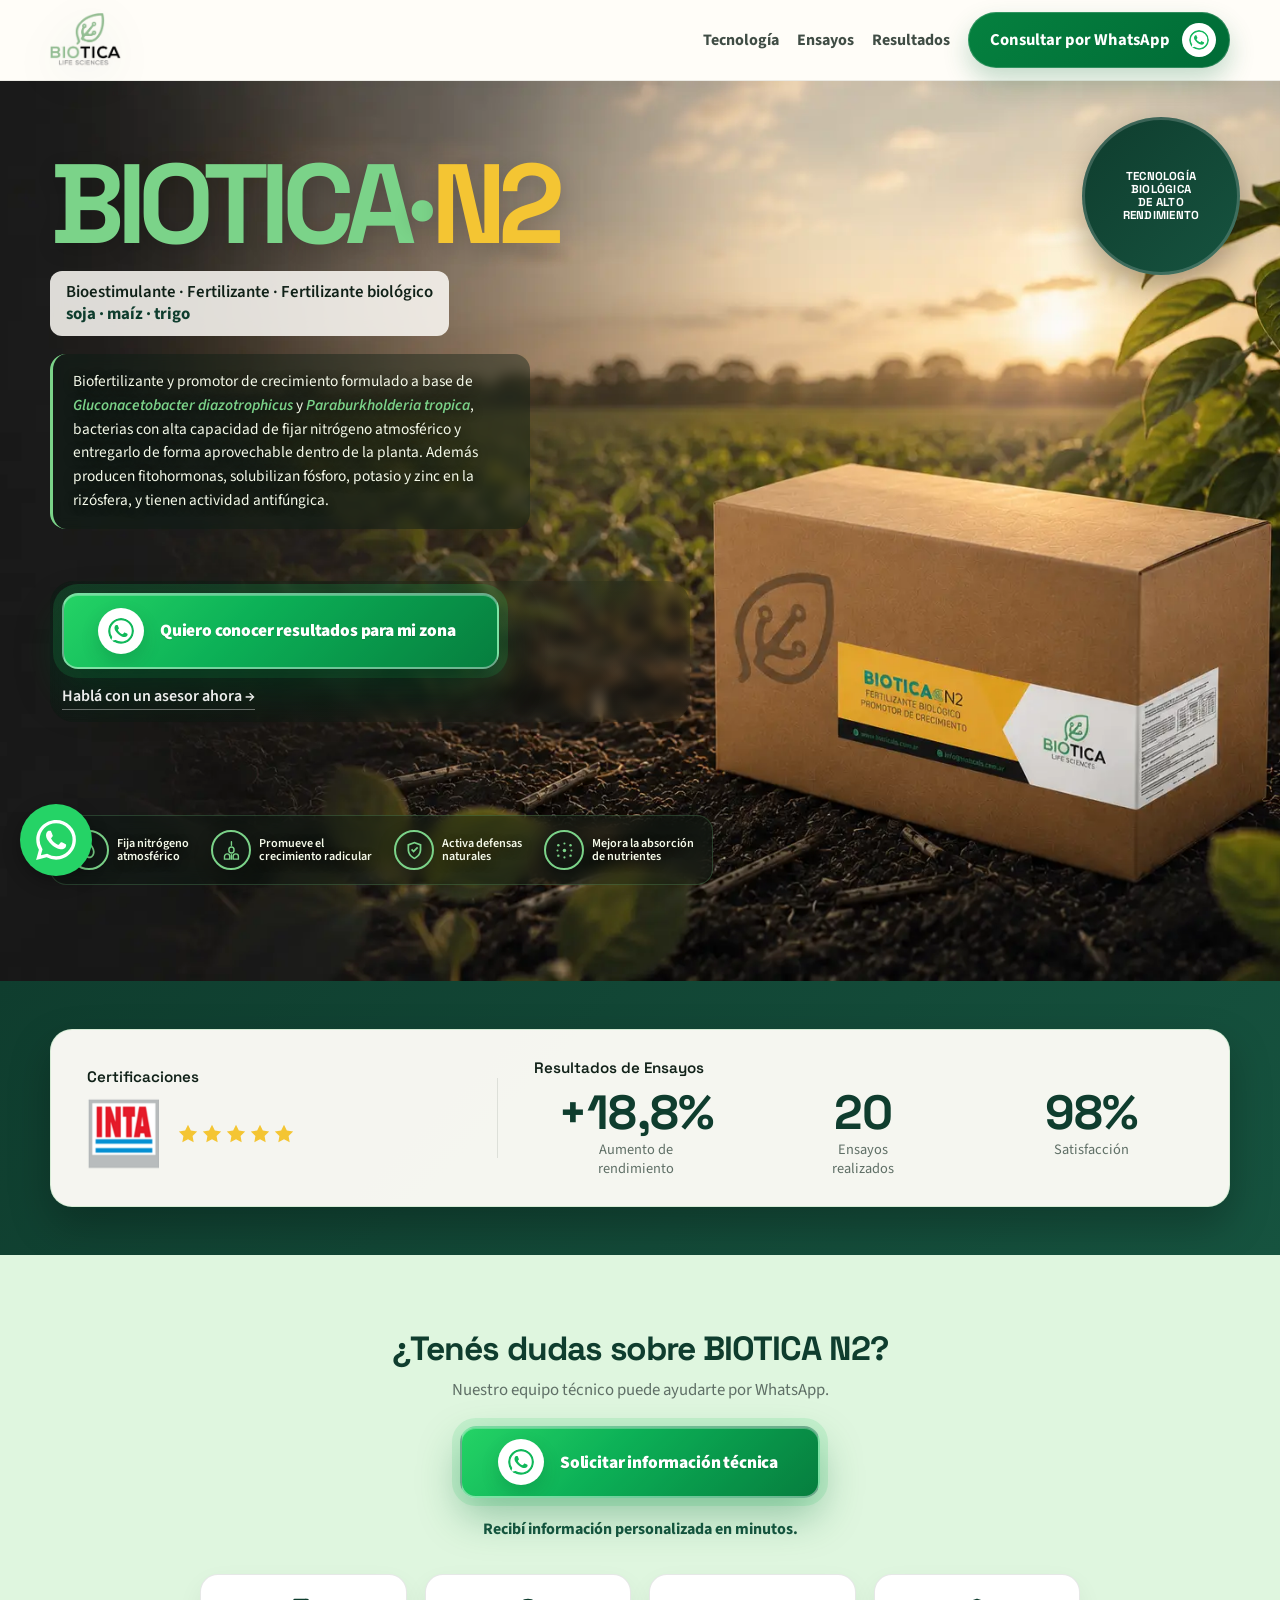
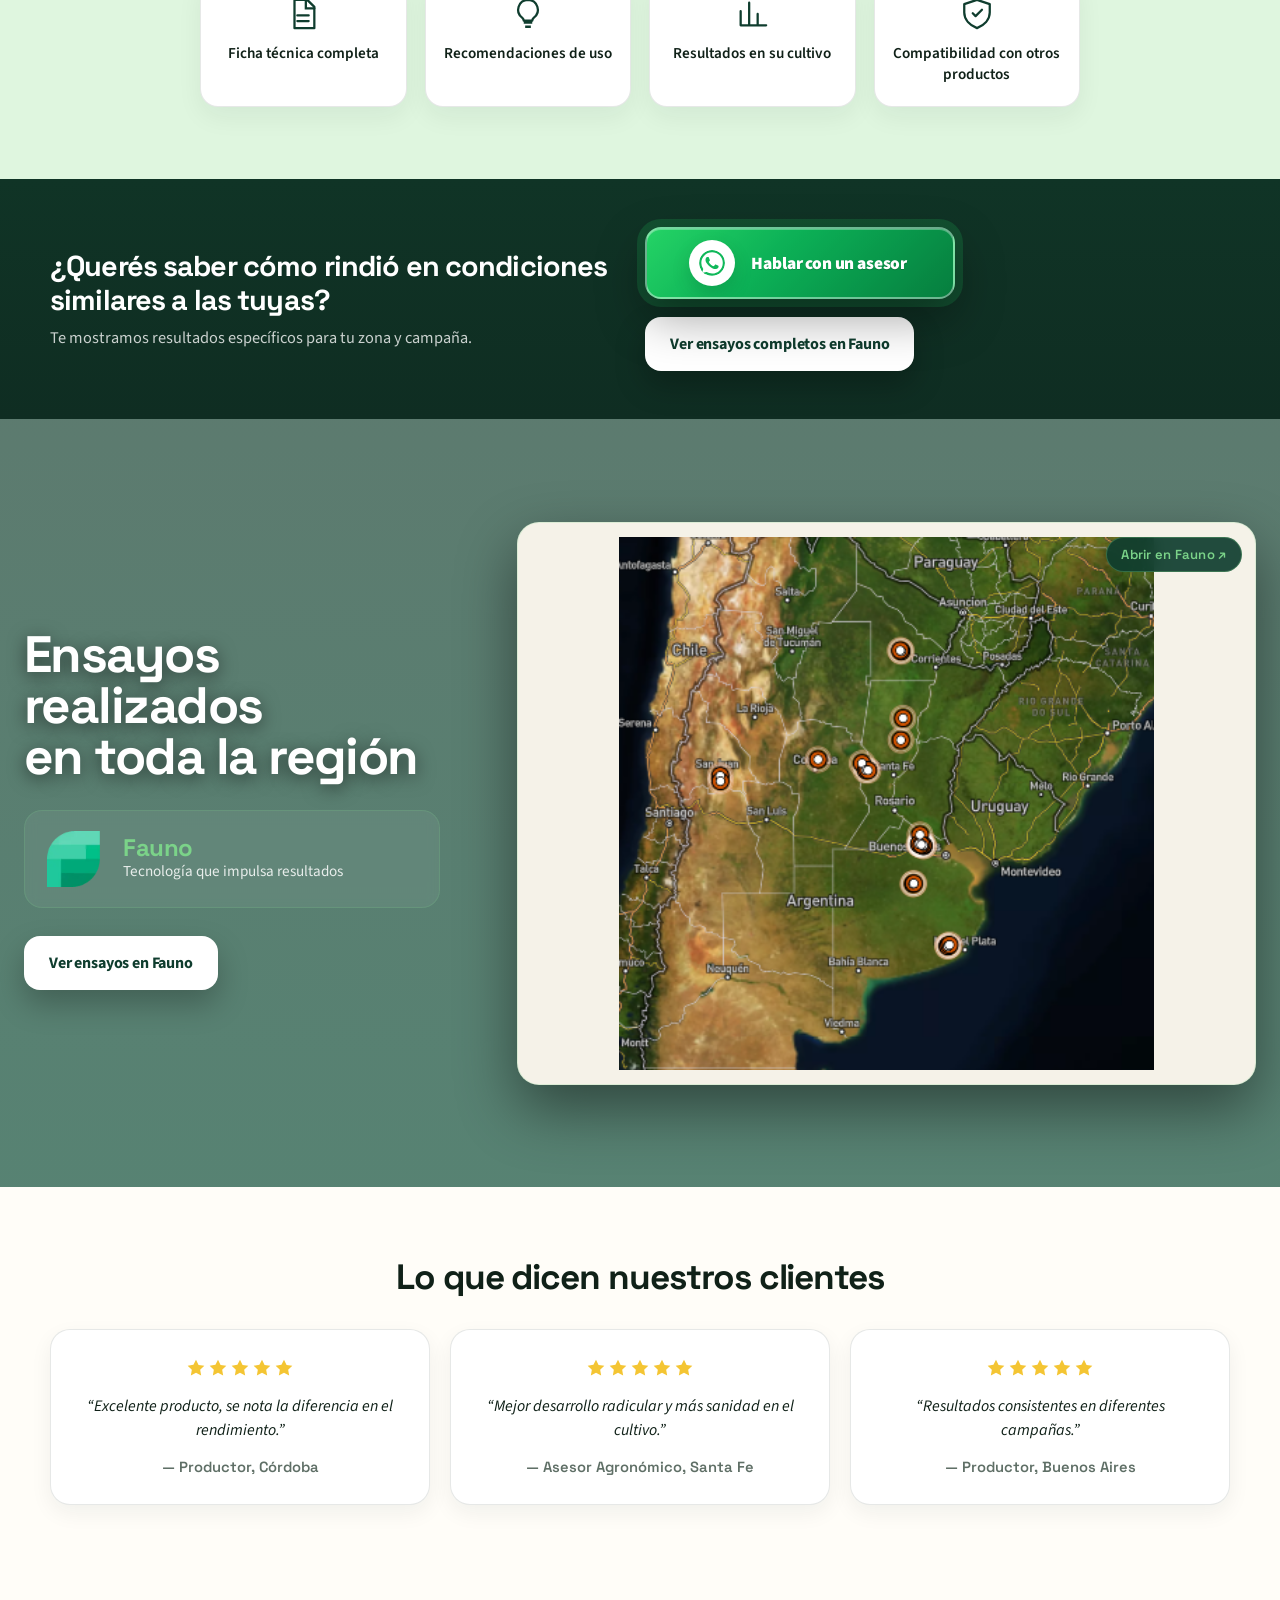
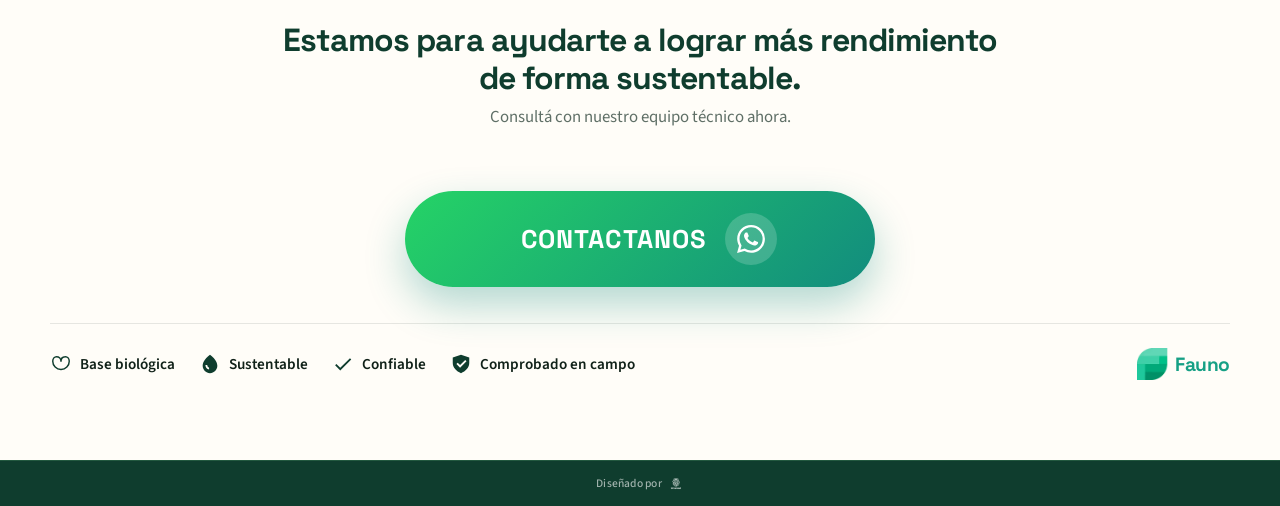
<file: index.html>
<!DOCTYPE html>
<html lang="es-AR">
<head>
  <meta charset="UTF-8" />
  <meta name="viewport" content="width=device-width, initial-scale=1, viewport-fit=cover" />
  <meta name="robots" content="index,follow" />
  <meta name="description" content="Biotica desarrolla bioinsumos para una agricultura sustentable. Conocé BIOTICA N2, su tecnología, formas de aplicación y cómo solicitar información según tu zona." />
  <meta name="theme-color" content="#0f3d2e" />
  <meta name="color-scheme" content="light" />
  <meta property="og:type" content="website" />
  <meta property="og:title" content="BIOTICA N2 | Biotica" />
  <meta property="og:description" content="Tecnología biológica basada en bacterias endófitas para mejorar la eficiencia de nitrógeno y el estado agronómico general de los cultivos." />
  <meta property="og:url" content="https://biotican2.com.ar/" />
  <meta property="og:site_name" content="Biotica" />
  <meta name="twitter:card" content="summary_large_image" />
  <title>BIOTICA N2 | Biotica</title>
  <link rel="canonical" href="https://biotican2.com.ar/" />
  <link rel="icon" href="BIOTICA.avif" type="image/avif" />
  <link rel="apple-touch-icon" href="BIOTICA.avif" />
  <link rel="preconnect" href="https://fonts.googleapis.com" />
  <link rel="preconnect" href="https://fonts.gstatic.com" crossorigin />
  <link href="https://fonts.googleapis.com/css2?family=Space+Grotesk:wght@500;700&family=Source+Sans+3:wght@400;600;700&display=swap" rel="stylesheet" />
  <link rel="stylesheet" href="assets/styles.css" />
  <script>
    window.BIOTICALS_TRACKING = {
      gtmId: "GTM-K7FF77QW",
      ga4Id: "G-HL3B2DJ2JB",
      googleAdsId: "",
      adsLeadLabel: "",
      whatsappNumber: "5491153358229"
    };
  </script>
  <script type="application/ld+json">
  {
    "@context": "https://schema.org",
    "@type": "Product",
    "name": "BIOTICA N2",
    "brand": { "@type": "Brand", "name": "Biotica" },
    "category": "Bioinsumo / Biofertilizante",
    "description": "Tecnología biológica basada en bacterias endófitas con capacidad de fijar nitrógeno atmosférico y mejorar el estado agronómico general de los cultivos.",
    "url": "https://biotican2.com.ar/",
    "manufacturer": { "@type": "Organization", "name": "Biotica", "url": "https://www.bioticals.com.ar/" }
  }
  </script>
</head>
<body>
  <header class="site-header">
    <div class="wrap topbar">
      <a class="brand" href="#top" aria-label="Biotica">
        <img class="brand-logo" src="BIOTICA.avif" alt="Biotica" />
      </a>
      <nav class="nav">
        <a href="#metricas">Tecnología</a>
        <a href="#ensayos-mapa">Ensayos</a>
        <a href="#resenas">Resultados</a>
        <a href="https://wa.me/5491153358229?text=Hola%20Biotica%2C%20quiero%20informaci%C3%B3n%20comercial%20de%20BIOTICA%20N2." class="nav-cta" target="_blank" rel="noopener" data-track-click="header_cta">
          <span>Consultar por WhatsApp</span>
          <svg class="nav-wa-ico" viewBox="0 0 24 24" aria-hidden="true">
            <path d="M17.472 14.382c-.297-.149-1.758-.867-2.03-.967-.273-.099-.471-.148-.67.15-.197.297-.767.966-.94 1.164-.173.199-.347.223-.644.075-.297-.15-1.255-.463-2.39-1.475-.883-.788-1.48-1.761-1.653-2.059-.173-.297-.018-.458.13-.606.134-.133.298-.347.446-.52.149-.174.198-.298.298-.497.099-.198.05-.371-.025-.52-.075-.149-.669-1.612-.916-2.207-.242-.579-.487-.5-.669-.51-.173-.008-.371-.01-.57-.01-.198 0-.52.074-.792.372-.272.297-1.04 1.016-1.04 2.479 0 1.462 1.065 2.875 1.213 3.074.149.198 2.096 3.2 5.077 4.487.709.306 1.262.489 1.694.625.712.227 1.36.195 1.871.118.571-.085 1.758-.719 2.006-1.413.248-.694.248-1.289.173-1.413-.074-.124-.272-.198-.57-.347m-5.421 7.403h-.004a9.87 9.87 0 01-5.031-1.378l-.361-.214-3.741.982.998-3.648-.235-.374a9.86 9.86 0 01-1.51-5.26c.001-5.45 4.436-9.884 9.888-9.884 2.64 0 5.122 1.03 6.988 2.898a9.825 9.825 0 012.893 6.994c-.003 5.45-4.437 9.884-9.885 9.884m8.413-18.297A11.815 11.815 0 0012.05 0C5.495 0 .16 5.335.157 11.892c0 2.096.547 4.142 1.588 5.945L.057 24l6.305-1.654a11.882 11.882 0 005.683 1.448h.005c6.554 0 11.89-5.335 11.893-11.893a11.821 11.821 0 00-3.48-8.413Z"/>
          </svg>
        </a>
      </nav>
    </div>
  </header>

  <main id="top">

    <!-- ── 1. HERO — Producto ── -->
    <section class="hero" aria-label="BIOTICA N2">
      <span class="hero-badge" aria-hidden="true">
        <span class="hero-badge-text">Tecnología<br/>biológica<br/>de alto<br/>rendimiento</span>
      </span>
      <div class="wrap hero-overlay">
        <div class="hero-intro">
          <h1 class="hero-title"><span>BIOTICA</span><i aria-hidden="true">·</i><strong>N2</strong></h1>
          <p class="hero-tagline">Bioestimulante · Fertilizante · Fertilizante biológico<br/><span>soja · maíz · trigo</span></p>
          <p class="hero-desc">Biofertilizante y promotor de crecimiento formulado a base de <em>Gluconacetobacter diazotrophicus</em> y <em>Paraburkholderia tropica</em>, bacterias con alta capacidad de fijar nitrógeno atmosférico y entregarlo de forma aprovechable dentro de la planta. Además producen fitohormonas, solubilizan fósforo, potasio y zinc en la rizósfera, y tienen actividad antifúngica.</p>
          <div class="hero-cta-group">
            <a class="button button-wa" href="https://wa.me/5491153358229?text=Hola%2C%20estoy%20interesado%20en%20BIOTICA%20N2%20y%20me%20gustar%C3%ADa%20conocer%20resultados%20orientados%20a%20mi%20zona." target="_blank" rel="noopener" data-track-click="hero_wa_cta">
              <svg class="wa-ico" viewBox="0 0 24 24" aria-hidden="true"><path d="M17.472 14.382c-.297-.149-1.758-.867-2.03-.967-.273-.099-.471-.148-.67.15-.197.297-.767.966-.94 1.164-.173.199-.347.223-.644.075-.297-.15-1.255-.463-2.39-1.475-.883-.788-1.48-1.761-1.653-2.059-.173-.297-.018-.458.13-.606.134-.133.298-.347.446-.52.149-.174.198-.298.298-.497.099-.198.05-.371-.025-.52-.075-.149-.669-1.612-.916-2.207-.242-.579-.487-.5-.669-.51-.173-.008-.371-.01-.57-.01-.198 0-.52.074-.792.372-.272.297-1.04 1.016-1.04 2.479 0 1.462 1.065 2.875 1.213 3.074.149.198 2.096 3.2 5.077 4.487.709.306 1.262.489 1.694.625.712.227 1.36.195 1.871.118.571-.085 1.758-.719 2.006-1.413.248-.694.248-1.289.173-1.413-.074-.124-.272-.198-.57-.347m-5.421 7.403h-.004a9.87 9.87 0 01-5.031-1.378l-.361-.214-3.741.982.998-3.648-.235-.374a9.86 9.86 0 01-1.51-5.26c.001-5.45 4.436-9.884 9.888-9.884 2.64 0 5.122 1.03 6.988 2.898a9.825 9.825 0 012.893 6.994c-.003 5.45-4.437 9.884-9.885 9.884m8.413-18.297A11.815 11.815 0 0012.05 0C5.495 0 .16 5.335.157 11.892c0 2.096.547 4.142 1.588 5.945L.057 24l6.305-1.654a11.882 11.882 0 005.683 1.448h.005c6.554 0 11.89-5.335 11.893-11.893a11.821 11.821 0 00-3.48-8.413Z"/></svg>
              Quiero conocer resultados para mi zona
            </a>
            <a class="hero-cta-secondary" href="https://wa.me/5491153358229?text=Hola%20Biotica%2C%20quiero%20hablar%20con%20un%20asesor%20sobre%20BIOTICA%20N2." target="_blank" rel="noopener" data-track-click="hero_asesor_cta">Hablá con un asesor ahora →</a>
          </div>
        </div>
        <div class="hero-value-list" aria-label="Beneficios principales de BIOTICA N2">
          <div class="hero-value-item">
            <span class="hero-value-icon" aria-hidden="true">
              <svg viewBox="0 0 24 24" role="img" focusable="false">
                <path d="M12 2C9 6 6 9.5 6 13.5 6 17.6 8.7 21 12 21s6-3.4 6-7.5C18 9.5 15 6 12 2Zm0 17c-2.2 0-4-2-4-5.5C8 11 9.4 8.6 12 5.4c2.6 3.2 4 5.6 4 8.1 0 3.5-1.8 5.5-4 5.5Z"/>
              </svg>
            </span>
            <span>Fija nitrógeno<br/>atmosférico</span>
          </div>
          <div class="hero-value-item">
            <span class="hero-value-icon" aria-hidden="true">
              <svg viewBox="0 0 24 24" role="img" focusable="false">
                <path d="M12 2v4M12 8c-2 0-3 1.5-3 3.5S10 15 12 15s3-1.5 3-3.5S14 8 12 8Zm-5 8c-1.6 0-3 1.4-3 3v3h6v-3c0-1.6-1.4-3-3-3Zm10 0c-1.6 0-3 1.4-3 3v3h6v-3c0-1.6-1.4-3-3-3Zm-5 1v5" stroke="currentColor" stroke-width="1.6" stroke-linecap="round" fill="none"/>
              </svg>
            </span>
            <span>Promueve el<br/>crecimiento radicular</span>
          </div>
          <div class="hero-value-item">
            <span class="hero-value-icon" aria-hidden="true">
              <svg viewBox="0 0 24 24" role="img" focusable="false">
                <path d="M12 2 4 5v6c0 5 3.4 9.4 8 11 4.6-1.6 8-6 8-11V5l-8-3Zm0 2.1 6 2.3v4.6c0 3.9-2.5 7.6-6 9-3.5-1.4-6-5.1-6-9V6.4l6-2.3Zm-1 10.5-3-3 1.4-1.4 1.6 1.6 4-4 1.4 1.4-5.4 5.4Z"/>
              </svg>
            </span>
            <span>Activa defensas<br/>naturales</span>
          </div>
          <div class="hero-value-item">
            <span class="hero-value-icon" aria-hidden="true">
              <svg viewBox="0 0 24 24" role="img" focusable="false">
                <circle cx="12" cy="12" r="2" fill="currentColor"/>
                <circle cx="5" cy="6" r="1.4" fill="currentColor"/>
                <circle cx="19" cy="6" r="1.4" fill="currentColor"/>
                <circle cx="5" cy="18" r="1.4" fill="currentColor"/>
                <circle cx="19" cy="18" r="1.4" fill="currentColor"/>
                <circle cx="12" cy="4" r="1.2" fill="currentColor"/>
                <circle cx="12" cy="20" r="1.2" fill="currentColor"/>
                <circle cx="4" cy="12" r="1.2" fill="currentColor"/>
                <circle cx="20" cy="12" r="1.2" fill="currentColor"/>
              </svg>
            </span>
            <span>Mejora la absorción<br/>de nutrientes</span>
          </div>
        </div>
      </div>
    </section>

    <!-- ── 2. TRUST BAND — Certificaciones + Resultados ── -->
    <section id="metricas" class="trust-band-section">
      <div class="wrap">
        <div class="trust-band">
          <div class="trust-cert">
            <span class="trust-label">Certificaciones</span>
            <div class="trust-cert-row">
              <img class="trust-logo-inta" src="inta_logo.png" alt="INTA" width="88" height="88" />
              <span class="trust-stars" aria-label="5 estrellas">
                <svg viewBox="0 0 24 24" aria-hidden="true"><path d="M12 2l3.09 6.26L22 9.27l-5 4.87 1.18 6.88L12 17.77 5.82 21l1.18-6.88-5-4.87 6.91-1.01L12 2z"/></svg>
                <svg viewBox="0 0 24 24" aria-hidden="true"><path d="M12 2l3.09 6.26L22 9.27l-5 4.87 1.18 6.88L12 17.77 5.82 21l1.18-6.88-5-4.87 6.91-1.01L12 2z"/></svg>
                <svg viewBox="0 0 24 24" aria-hidden="true"><path d="M12 2l3.09 6.26L22 9.27l-5 4.87 1.18 6.88L12 17.77 5.82 21l1.18-6.88-5-4.87 6.91-1.01L12 2z"/></svg>
                <svg viewBox="0 0 24 24" aria-hidden="true"><path d="M12 2l3.09 6.26L22 9.27l-5 4.87 1.18 6.88L12 17.77 5.82 21l1.18-6.88-5-4.87 6.91-1.01L12 2z"/></svg>
                <svg viewBox="0 0 24 24" aria-hidden="true"><path d="M12 2l3.09 6.26L22 9.27l-5 4.87 1.18 6.88L12 17.77 5.82 21l1.18-6.88-5-4.87 6.91-1.01L12 2z"/></svg>
              </span>
            </div>
          </div>
          <div class="trust-divider" aria-hidden="true"></div>
          <div class="trust-results">
            <span class="trust-label">Resultados de Ensayos</span>
            <div class="trust-stats">
              <div class="trust-stat">
                <strong class="trust-stat-num">+18,8%</strong>
                <span class="trust-stat-desc">Aumento de<br/>rendimiento</span>
              </div>
              <div class="trust-stat">
                <strong class="trust-stat-num">20</strong>
                <span class="trust-stat-desc">Ensayos<br/>realizados</span>
              </div>
              <div class="trust-stat">
                <strong class="trust-stat-num">98%</strong>
                <span class="trust-stat-desc">Satisfacción</span>
              </div>
            </div>
          </div>
        </div>
      </div>
    </section>

    <!-- ── 2b. DUDAS / SOLICITAR INFO TÉCNICA ── -->
    <section class="section dudas-section">
      <div class="wrap dudas-inner">
        <div class="dudas-head">
          <h2>¿Tenés dudas sobre BIOTICA N2?</h2>
          <p>Nuestro equipo técnico puede ayudarte por WhatsApp.</p>
        </div>
        <a class="button button-wa dudas-cta" href="https://wa.me/5491153358229?text=Hola%20Biotica%2C%20quiero%20informaci%C3%B3n%20t%C3%A9cnica%20de%20BIOTICA%20N2." target="_blank" rel="noopener" data-track-click="dudas_wa_cta">
          <svg class="wa-ico" viewBox="0 0 24 24" aria-hidden="true"><path d="M17.472 14.382c-.297-.149-1.758-.867-2.03-.967-.273-.099-.471-.148-.67.15-.197.297-.767.966-.94 1.164-.173.199-.347.223-.644.075-.297-.15-1.255-.463-2.39-1.475-.883-.788-1.48-1.761-1.653-2.059-.173-.297-.018-.458.13-.606.134-.133.298-.347.446-.52.149-.174.198-.298.298-.497.099-.198.05-.371-.025-.52-.075-.149-.669-1.612-.916-2.207-.242-.579-.487-.5-.669-.51-.173-.008-.371-.01-.57-.01-.198 0-.52.074-.792.372-.272.297-1.04 1.016-1.04 2.479 0 1.462 1.065 2.875 1.213 3.074.149.198 2.096 3.2 5.077 4.487.709.306 1.262.489 1.694.625.712.227 1.36.195 1.871.118.571-.085 1.758-.719 2.006-1.413.248-.694.248-1.289.173-1.413-.074-.124-.272-.198-.57-.347m-5.421 7.403h-.004a9.87 9.87 0 01-5.031-1.378l-.361-.214-3.741.982.998-3.648-.235-.374a9.86 9.86 0 01-1.51-5.26c.001-5.45 4.436-9.884 9.888-9.884 2.64 0 5.122 1.03 6.988 2.898a9.825 9.825 0 012.893 6.994c-.003 5.45-4.437 9.884-9.885 9.884m8.413-18.297A11.815 11.815 0 0012.05 0C5.495 0 .16 5.335.157 11.892c0 2.096.547 4.142 1.588 5.945L.057 24l6.305-1.654a11.882 11.882 0 005.683 1.448h.005c6.554 0 11.89-5.335 11.893-11.893a11.821 11.821 0 00-3.48-8.413Z"/></svg>
          Solicitar información técnica
        </a>
        <p class="dudas-foot">Recibí información personalizada en minutos.</p>
        <div class="dudas-grid">
          <div class="dudas-item">
            <svg viewBox="0 0 24 24" aria-hidden="true"><path d="M6 2h9l5 5v15a0 0 0 0 1 0 0H6a0 0 0 0 1 0 0V2Z" fill="none" stroke="currentColor" stroke-width="1.6" stroke-linejoin="round"/><path d="M14 2v6h6M8 13h8M8 17h8" fill="none" stroke="currentColor" stroke-width="1.6" stroke-linecap="round"/></svg>
            <span>Ficha técnica completa</span>
          </div>
          <div class="dudas-item">
            <svg viewBox="0 0 24 24" aria-hidden="true"><path d="M9 18h6M10 21h4M12 2a7 7 0 0 0-4 12.7c.6.5 1 1.2 1 2h6c0-.8.4-1.5 1-2A7 7 0 0 0 12 2Z" fill="none" stroke="currentColor" stroke-width="1.6" stroke-linejoin="round"/></svg>
            <span>Recomendaciones de uso</span>
          </div>
          <div class="dudas-item">
            <svg viewBox="0 0 24 24" aria-hidden="true"><path d="M4 20V10M10 20V4M16 20v-8M4 20h18" fill="none" stroke="currentColor" stroke-width="1.6" stroke-linecap="round" stroke-linejoin="round"/></svg>
            <span>Resultados en su cultivo</span>
          </div>
          <div class="dudas-item">
            <svg viewBox="0 0 24 24" aria-hidden="true"><path d="M9 11.5 11 13.5 15.5 9M12 2 3 5v6c0 5 4 9 9 11 5-2 9-6 9-11V5l-9-3Z" fill="none" stroke="currentColor" stroke-width="1.6" stroke-linecap="round" stroke-linejoin="round"/></svg>
            <span>Compatibilidad con otros productos</span>
          </div>
        </div>
      </div>
    </section>

    <!-- ── 2c. BANNER DOBLE CTA — Tu zona ── -->
    <section class="zona-cta-section">
      <div class="wrap zona-cta">
        <div class="zona-cta-copy">
          <h2>¿Querés saber cómo rindió en condiciones similares a las tuyas?</h2>
          <p>Te mostramos resultados específicos para tu zona y campaña.</p>
        </div>
        <div class="zona-cta-actions">
          <a class="button button-wa" href="https://wa.me/5491153358229?text=Hola%20Biotica%2C%20quiero%20hablar%20con%20un%20asesor%20sobre%20BIOTICA%20N2." target="_blank" rel="noopener" data-track-click="zona_wa_cta">
            <svg class="wa-ico" viewBox="0 0 24 24" aria-hidden="true"><path d="M17.472 14.382c-.297-.149-1.758-.867-2.03-.967-.273-.099-.471-.148-.67.15-.197.297-.767.966-.94 1.164-.173.199-.347.223-.644.075-.297-.15-1.255-.463-2.39-1.475-.883-.788-1.48-1.761-1.653-2.059-.173-.297-.018-.458.13-.606.134-.133.298-.347.446-.52.149-.174.198-.298.298-.497.099-.198.05-.371-.025-.52-.075-.149-.669-1.612-.916-2.207-.242-.579-.487-.5-.669-.51-.173-.008-.371-.01-.57-.01-.198 0-.52.074-.792.372-.272.297-1.04 1.016-1.04 2.479 0 1.462 1.065 2.875 1.213 3.074.149.198 2.096 3.2 5.077 4.487.709.306 1.262.489 1.694.625.712.227 1.36.195 1.871.118.571-.085 1.758-.719 2.006-1.413.248-.694.248-1.289.173-1.413-.074-.124-.272-.198-.57-.347m-5.421 7.403h-.004a9.87 9.87 0 01-5.031-1.378l-.361-.214-3.741.982.998-3.648-.235-.374a9.86 9.86 0 01-1.51-5.26c.001-5.45 4.436-9.884 9.888-9.884 2.64 0 5.122 1.03 6.988 2.898a9.825 9.825 0 012.893 6.994c-.003 5.45-4.437 9.884-9.885 9.884m8.413-18.297A11.815 11.815 0 0012.05 0C5.495 0 .16 5.335.157 11.892c0 2.096.547 4.142 1.588 5.945L.057 24l6.305-1.654a11.882 11.882 0 005.683 1.448h.005c6.554 0 11.89-5.335 11.893-11.893a11.821 11.821 0 00-3.48-8.413Z"/></svg>
            Hablar con un asesor
          </a>
          <a class="button button-white" href="https://fauno.ai/ensayos/?company=Biotica" target="_blank" rel="noopener" data-track-click="zona_fauno_cta">Ver ensayos completos en Fauno</a>
        </div>
      </div>
    </section>

    <!-- ── 3. ENSAYOS CON MAPA ── -->
    <section id="ensayos-mapa" class="section section-dark ensayos-section">
      <div class="wrap ensayos-layout">
        <div class="ensayos-copy">
          <h2 class="ensayos-headline">Ensayos realizados<br/>en toda la región</h2>
          <div class="fauno-block">
            <img class="fauno-logo-img" src="fauno_logo.webp" alt="Fauno" />
            <div class="fauno-block-text">
              <span class="fauno-text">Fauno</span>
              <p class="fauno-caption">Tecnología que impulsa resultados</p>
            </div>
          </div>
          <a href="https://fauno.ai/ensayos/?company=Biotica" class="button button-white" target="_blank" rel="noopener" data-track-click="map_fauno_cta">
            Ver ensayos en Fauno
          </a>
        </div>

        <div class="fauno-map-card" aria-label="Mapa de ensayos verificados en Fauno">
          <img class="fauno-map-image" src="mapa.png" alt="Mapa regional con ensayos de BIOTICA N2" loading="lazy" />
          <a href="https://fauno.ai/ensayos/?company=Biotica" target="_blank" rel="noopener" class="fauno-embed-link" data-track-click="fauno_embed_open">Abrir en Fauno ↗</a>
        </div>
      </div>
    </section>

    <!-- ── 4. RESEÑAS ── -->
    <section id="resenas" class="section reviews-section">
      <div class="wrap">
        <div class="section-intro">
          <h2>Lo que dicen nuestros clientes</h2>
        </div>
        <div class="reviews-grid">
          <article class="review-card">
            <div class="review-stars" aria-label="5 estrellas">
              <svg viewBox="0 0 24 24" aria-hidden="true"><path d="M12 2l3.09 6.26L22 9.27l-5 4.87 1.18 6.88L12 17.77 5.82 21l1.18-6.88-5-4.87 6.91-1.01L12 2z"/></svg>
              <svg viewBox="0 0 24 24" aria-hidden="true"><path d="M12 2l3.09 6.26L22 9.27l-5 4.87 1.18 6.88L12 17.77 5.82 21l1.18-6.88-5-4.87 6.91-1.01L12 2z"/></svg>
              <svg viewBox="0 0 24 24" aria-hidden="true"><path d="M12 2l3.09 6.26L22 9.27l-5 4.87 1.18 6.88L12 17.77 5.82 21l1.18-6.88-5-4.87 6.91-1.01L12 2z"/></svg>
              <svg viewBox="0 0 24 24" aria-hidden="true"><path d="M12 2l3.09 6.26L22 9.27l-5 4.87 1.18 6.88L12 17.77 5.82 21l1.18-6.88-5-4.87 6.91-1.01L12 2z"/></svg>
              <svg viewBox="0 0 24 24" aria-hidden="true"><path d="M12 2l3.09 6.26L22 9.27l-5 4.87 1.18 6.88L12 17.77 5.82 21l1.18-6.88-5-4.87 6.91-1.01L12 2z"/></svg>
            </div>
            <p class="review-quote">“Excelente producto, se nota la diferencia en el rendimiento.”</p>
            <footer class="review-author">— Productor, Córdoba</footer>
          </article>
          <article class="review-card">
            <div class="review-stars" aria-label="5 estrellas">
              <svg viewBox="0 0 24 24" aria-hidden="true"><path d="M12 2l3.09 6.26L22 9.27l-5 4.87 1.18 6.88L12 17.77 5.82 21l1.18-6.88-5-4.87 6.91-1.01L12 2z"/></svg>
              <svg viewBox="0 0 24 24" aria-hidden="true"><path d="M12 2l3.09 6.26L22 9.27l-5 4.87 1.18 6.88L12 17.77 5.82 21l1.18-6.88-5-4.87 6.91-1.01L12 2z"/></svg>
              <svg viewBox="0 0 24 24" aria-hidden="true"><path d="M12 2l3.09 6.26L22 9.27l-5 4.87 1.18 6.88L12 17.77 5.82 21l1.18-6.88-5-4.87 6.91-1.01L12 2z"/></svg>
              <svg viewBox="0 0 24 24" aria-hidden="true"><path d="M12 2l3.09 6.26L22 9.27l-5 4.87 1.18 6.88L12 17.77 5.82 21l1.18-6.88-5-4.87 6.91-1.01L12 2z"/></svg>
              <svg viewBox="0 0 24 24" aria-hidden="true"><path d="M12 2l3.09 6.26L22 9.27l-5 4.87 1.18 6.88L12 17.77 5.82 21l1.18-6.88-5-4.87 6.91-1.01L12 2z"/></svg>
            </div>
            <p class="review-quote">“Mejor desarrollo radicular y más sanidad en el cultivo.”</p>
            <footer class="review-author">— Asesor Agronómico, Santa Fe</footer>
          </article>
          <article class="review-card">
            <div class="review-stars" aria-label="5 estrellas">
              <svg viewBox="0 0 24 24" aria-hidden="true"><path d="M12 2l3.09 6.26L22 9.27l-5 4.87 1.18 6.88L12 17.77 5.82 21l1.18-6.88-5-4.87 6.91-1.01L12 2z"/></svg>
              <svg viewBox="0 0 24 24" aria-hidden="true"><path d="M12 2l3.09 6.26L22 9.27l-5 4.87 1.18 6.88L12 17.77 5.82 21l1.18-6.88-5-4.87 6.91-1.01L12 2z"/></svg>
              <svg viewBox="0 0 24 24" aria-hidden="true"><path d="M12 2l3.09 6.26L22 9.27l-5 4.87 1.18 6.88L12 17.77 5.82 21l1.18-6.88-5-4.87 6.91-1.01L12 2z"/></svg>
              <svg viewBox="0 0 24 24" aria-hidden="true"><path d="M12 2l3.09 6.26L22 9.27l-5 4.87 1.18 6.88L12 17.77 5.82 21l1.18-6.88-5-4.87 6.91-1.01L12 2z"/></svg>
              <svg viewBox="0 0 24 24" aria-hidden="true"><path d="M12 2l3.09 6.26L22 9.27l-5 4.87 1.18 6.88L12 17.77 5.82 21l1.18-6.88-5-4.87 6.91-1.01L12 2z"/></svg>
            </div>
            <p class="review-quote">“Resultados consistentes en diferentes campañas.”</p>
            <footer class="review-author">— Productor, Buenos Aires</footer>
          </article>
        </div>
      </div>
    </section>

    <!-- ── 5. CTA + Trust Footer ── -->
    <section class="section contact-section">
      <div class="wrap contact-inner">
        <div class="contact-head">
          <h2>Estamos para ayudarte a lograr más rendimiento de forma sustentable.</h2>
          <p>Consultá con nuestro equipo técnico ahora.</p>
        </div>
        <a href="https://wa.me/5491153358229?text=Hola%2C%20estoy%20interesado%20en%20BIOTICA%20N2%20y%20me%20gustar%C3%ADa%20conocer%20resultados%20orientados%20a%20mi%20zona." class="button-contactanos" target="_blank" rel="noopener" data-track-click="footer_wa_cta">
          <span>CONTACTANOS</span>
          <span class="button-wa-circle" aria-hidden="true">
            <svg xmlns="http://www.w3.org/2000/svg" viewBox="0 0 24 24"><path d="M17.472 14.382c-.297-.149-1.758-.867-2.03-.967-.273-.099-.471-.148-.67.15-.197.297-.767.966-.94 1.164-.173.199-.347.223-.644.075-.297-.15-1.255-.463-2.39-1.475-.883-.788-1.48-1.761-1.653-2.059-.173-.297-.018-.458.13-.606.134-.133.298-.347.446-.52.149-.174.198-.298.298-.497.099-.198.05-.371-.025-.52-.075-.149-.669-1.612-.916-2.207-.242-.579-.487-.5-.669-.51-.173-.008-.371-.01-.57-.01-.198 0-.52.074-.792.372-.272.297-1.04 1.016-1.04 2.479 0 1.462 1.065 2.875 1.213 3.074.149.198 2.096 3.2 5.077 4.487.709.306 1.262.489 1.694.625.712.227 1.36.195 1.871.118.571-.085 1.758-.719 2.006-1.413.248-.694.248-1.289.173-1.413-.074-.124-.272-.198-.57-.347m-5.421 7.403h-.004a9.87 9.87 0 01-5.031-1.378l-.361-.214-3.741.982.998-3.648-.235-.374a9.86 9.86 0 01-1.51-5.26c.001-5.45 4.436-9.884 9.888-9.884 2.64 0 5.122 1.03 6.988 2.898a9.825 9.825 0 012.893 6.994c-.003 5.45-4.437 9.884-9.885 9.884m8.413-18.297A11.815 11.815 0 0012.05 0C5.495 0 .16 5.335.157 11.892c0 2.096.547 4.142 1.588 5.945L.057 24l6.305-1.654a11.882 11.882 0 005.683 1.448h.005c6.554 0 11.89-5.335 11.893-11.893a11.821 11.821 0 00-3.48-8.413Z"/></svg>
          </span>
        </a>
        <div class="trust-tags-row">
          <div class="trust-tag">
            <svg viewBox="0 0 24 24" aria-hidden="true"><path d="M17 4c-3 0-5 2-5 5 0-3-2-5-5-5-2 0-4 2-4 5 0 5 4 9 9 9s9-4 9-9c0-3-2-5-4-5Z" fill="none" stroke="currentColor" stroke-width="1.6" stroke-linejoin="round"/></svg>
            <span>Base biológica</span>
          </div>
          <div class="trust-tag">
            <svg viewBox="0 0 24 24" aria-hidden="true"><path d="M12 2C8 5 4 9 4 14c0 4.4 3.6 8 8 8s8-3.6 8-8c0-5-4-9-8-12Zm-1 16c-2.5-.5-4-2.5-4-5h2c0 1.5 1 2.5 2 3v2Z" fill="currentColor"/></svg>
            <span>Sustentable</span>
          </div>
          <div class="trust-tag">
            <svg viewBox="0 0 24 24" aria-hidden="true"><path d="M9 16.2 4.8 12l-1.4 1.4L9 19 21 7l-1.4-1.4L9 16.2Z" fill="currentColor"/></svg>
            <span>Confiable</span>
          </div>
          <div class="trust-tag">
            <svg viewBox="0 0 24 24" aria-hidden="true"><path d="M12 2 3 5v6c0 5 4 9 9 11 5-2 9-6 9-11V5l-9-3Zm-1 14-4-4 1.4-1.4 2.6 2.6 5.6-5.6L18 9l-7 7Z" fill="currentColor"/></svg>
            <span>Comprobado en campo</span>
          </div>
          <a href="https://fauno.ai/ensayos/?company=Biotica" class="trust-fauno" target="_blank" rel="noopener" aria-label="Fauno">
            <img src="fauno_logo.webp" alt="Fauno" />
            <span>Fauno</span>
          </a>
        </div>
      </div>
    </section>

  </main>

  <footer class="site-footer">
    <div class="wrap site-footer-inner">
      <a class="footer-credit" href="https://umanoai.com.ar" target="_blank" rel="noopener" data-track-click="footer_umanoai_credit">
        <span class="footer-credit-text">Diseñado por</span>
        <img src="umanoai.png" alt="UmanoAI" class="footer-credit-logo" />
      </a>
    </div>
  </footer>

  <a class="sticky-mobile-cta" href="https://wa.me/5491153358229?text=Hola%20Biotica%2C%20quiero%20informaci%C3%B3n%20comercial%20de%20BIOTICA%20N2." target="_blank" rel="noopener" data-track-click="sticky_mobile_cta">
    <svg xmlns="http://www.w3.org/2000/svg" viewBox="0 0 24 24" aria-hidden="true"><path d="M17.472 14.382c-.297-.149-1.758-.867-2.03-.967-.273-.099-.471-.148-.67.15-.197.297-.767.966-.94 1.164-.173.199-.347.223-.644.075-.297-.15-1.255-.463-2.39-1.475-.883-.788-1.48-1.761-1.653-2.059-.173-.297-.018-.458.13-.606.134-.133.298-.347.446-.52.149-.174.198-.298.298-.497.099-.198.05-.371-.025-.52-.075-.149-.669-1.612-.916-2.207-.242-.579-.487-.5-.669-.51-.173-.008-.371-.01-.57-.01-.198 0-.52.074-.792.372-.272.297-1.04 1.016-1.04 2.479 0 1.462 1.065 2.875 1.213 3.074.149.198 2.096 3.2 5.077 4.487.709.306 1.262.489 1.694.625.712.227 1.36.195 1.871.118.571-.085 1.758-.719 2.006-1.413.248-.694.248-1.289.173-1.413-.074-.124-.272-.198-.57-.347m-5.421 7.403h-.004a9.87 9.87 0 01-5.031-1.378l-.361-.214-3.741.982.998-3.648-.235-.374a9.86 9.86 0 01-1.51-5.26c.001-5.45 4.436-9.884 9.888-9.884 2.64 0 5.122 1.03 6.988 2.898a9.825 9.825 0 012.893 6.994c-.003 5.45-4.437 9.884-9.885 9.884m8.413-18.297A11.815 11.815 0 0012.05 0C5.495 0 .16 5.335.157 11.892c0 2.096.547 4.142 1.588 5.945L.057 24l6.305-1.654a11.882 11.882 0 005.683 1.448h.005c6.554 0 11.89-5.335 11.893-11.893a11.821 11.821 0 00-3.48-8.413Z"/></svg>
    Consultar por WhatsApp
  </a>

  <a class="wa-bubble" href="https://wa.me/5491153358229?text=Hola%20Biotica%2C%20quiero%20informaci%C3%B3n%20comercial%20de%20BIOTICA%20N2." target="_blank" rel="noopener" aria-label="Contactar por WhatsApp" data-track-click="floating_whatsapp_cta">
    <svg xmlns="http://www.w3.org/2000/svg" viewBox="0 0 24 24" aria-hidden="true"><path d="M17.472 14.382c-.297-.149-1.758-.867-2.03-.967-.273-.099-.471-.148-.67.15-.197.297-.767.966-.94 1.164-.173.199-.347.223-.644.075-.297-.15-1.255-.463-2.39-1.475-.883-.788-1.48-1.761-1.653-2.059-.173-.297-.018-.458.13-.606.134-.133.298-.347.446-.52.149-.174.198-.298.298-.497.099-.198.05-.371-.025-.52-.075-.149-.669-1.612-.916-2.207-.242-.579-.487-.5-.669-.51-.173-.008-.371-.01-.57-.01-.198 0-.52.074-.792.372-.272.297-1.04 1.016-1.04 2.479 0 1.462 1.065 2.875 1.213 3.074.149.198 2.096 3.2 5.077 4.487.709.306 1.262.489 1.694.625.712.227 1.36.195 1.871.118.571-.085 1.758-.719 2.006-1.413.248-.694.248-1.289.173-1.413-.074-.124-.272-.198-.57-.347m-5.421 7.403h-.004a9.87 9.87 0 01-5.031-1.378l-.361-.214-3.741.982.998-3.648-.235-.374a9.86 9.86 0 01-1.51-5.26c.001-5.45 4.436-9.884 9.888-9.884 2.64 0 5.122 1.03 6.988 2.898a9.825 9.825 0 012.893 6.994c-.003 5.45-4.437 9.884-9.885 9.884m8.413-18.297A11.815 11.815 0 0012.05 0C5.495 0 .16 5.335.157 11.892c0 2.096.547 4.142 1.588 5.945L.057 24l6.305-1.654a11.882 11.882 0 005.683 1.448h.005c6.554 0 11.89-5.335 11.893-11.893a11.821 11.821 0 00-3.48-8.413Z"/></svg>
  </a>

  <script src="assets/site.js"></script>
</body>
</html>
</file>
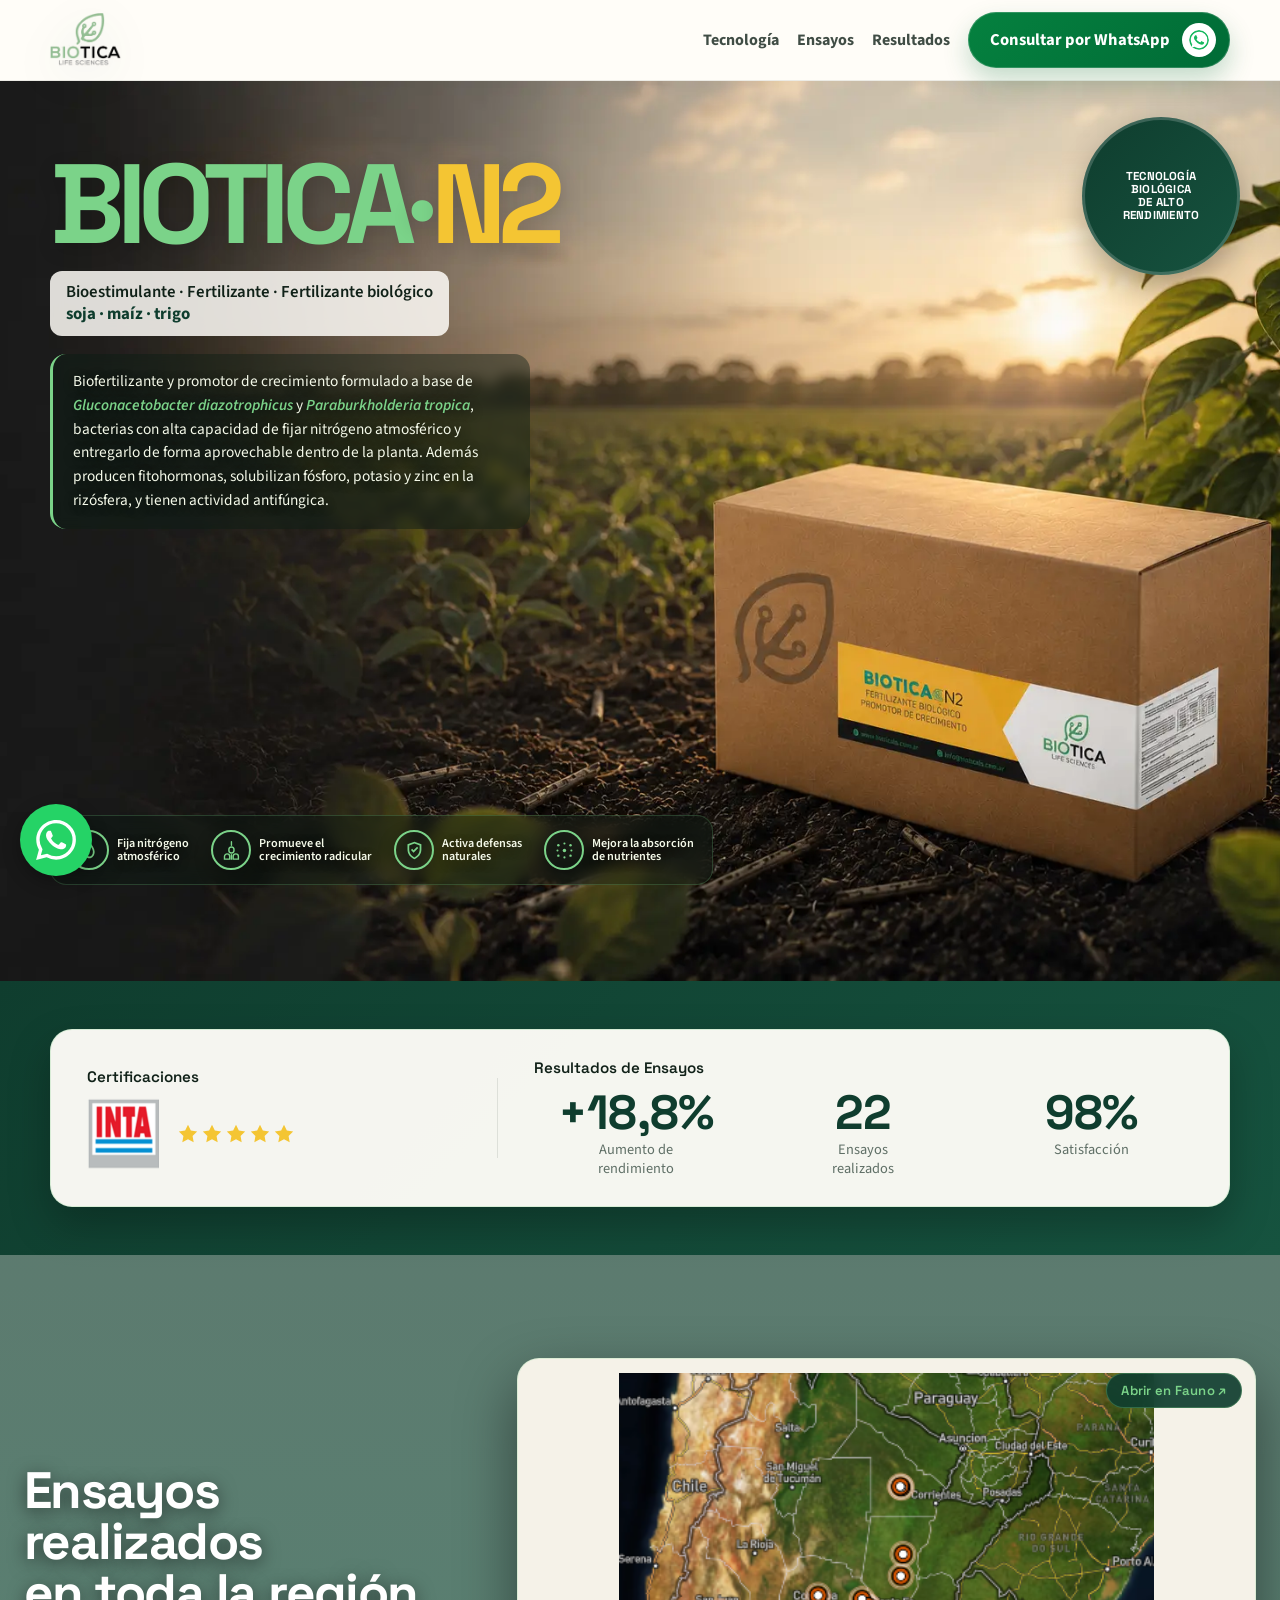
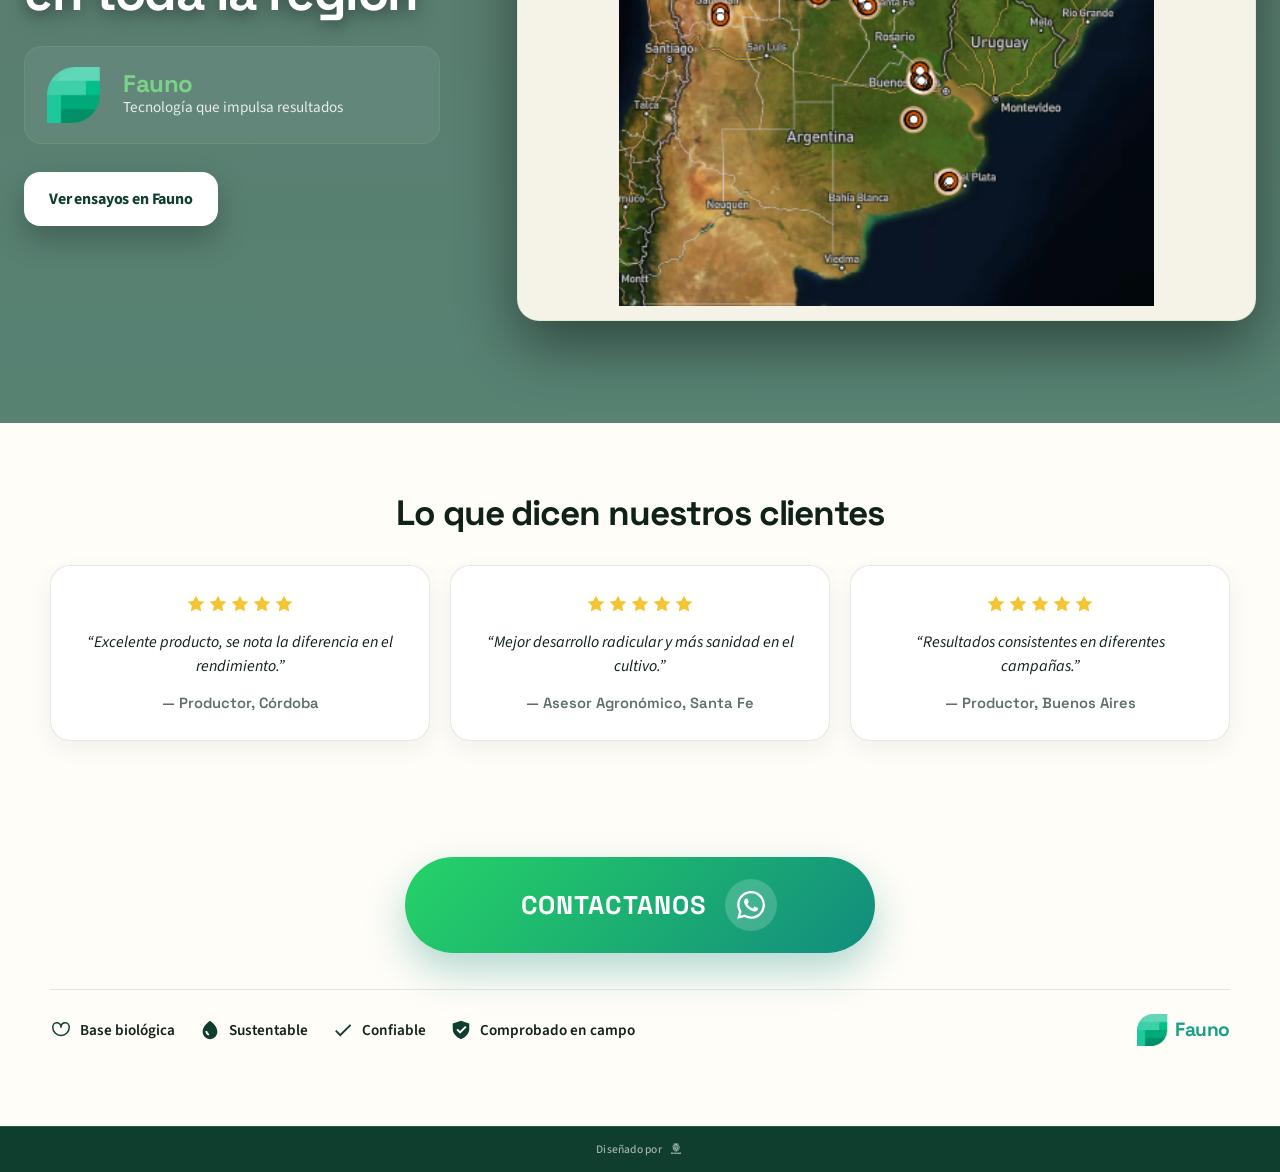
<file: para-fauno/index.html>
<!DOCTYPE html>
<html lang="es-AR">
<head>
  <meta charset="UTF-8" />
  <meta name="viewport" content="width=device-width, initial-scale=1, viewport-fit=cover" />
  <meta name="robots" content="index,follow" />
  <meta name="description" content="Biotica desarrolla bioinsumos para una agricultura sustentable. Conocé BIOTICA N2, su tecnología, formas de aplicación y cómo solicitar información según tu zona." />
  <meta name="theme-color" content="#0f3d2e" />
  <meta name="color-scheme" content="light" />
  <meta property="og:type" content="website" />
  <meta property="og:title" content="BIOTICA N2 | Biotica" />
  <meta property="og:description" content="Tecnología biológica basada en bacterias endófitas para mejorar la eficiencia de nitrógeno y el estado agronómico general de los cultivos." />
  <meta property="og:url" content="https://biotican2.com.ar/" />
  <meta property="og:site_name" content="Biotica" />
  <meta name="twitter:card" content="summary_large_image" />
  <title>BIOTICA N2 | Biotica</title>
  <link rel="canonical" href="https://biotican2.com.ar/" />
  <link rel="icon" href="BIOTICA.avif" type="image/avif" />
  <link rel="apple-touch-icon" href="BIOTICA.avif" />
  <link rel="preconnect" href="https://fonts.googleapis.com" />
  <link rel="preconnect" href="https://fonts.gstatic.com" crossorigin />
  <link href="https://fonts.googleapis.com/css2?family=Space+Grotesk:wght@500;700&family=Source+Sans+3:wght@400;600;700&display=swap" rel="stylesheet" />
  <link rel="stylesheet" href="assets/styles.css" />
  <script>
    window.BIOTICALS_TRACKING = {
      gtmId: "GTM-K7FF77QW",
      ga4Id: "G-HL3B2DJ2JB",
      googleAdsId: "",
      adsLeadLabel: "",
      whatsappNumber: "5491153358229"
    };
  </script>
  <script type="application/ld+json">
  {
    "@context": "https://schema.org",
    "@type": "Product",
    "name": "BIOTICA N2",
    "brand": { "@type": "Brand", "name": "Biotica" },
    "category": "Bioinsumo / Biofertilizante",
    "description": "Tecnología biológica basada en bacterias endófitas con capacidad de fijar nitrógeno atmosférico y mejorar el estado agronómico general de los cultivos.",
    "url": "https://biotican2.com.ar/",
    "manufacturer": { "@type": "Organization", "name": "Biotica", "url": "https://www.bioticals.com.ar/" }
  }
  </script>
</head>
<body>
  <header class="site-header">
    <div class="wrap topbar">
      <a class="brand" href="#top" aria-label="Biotica">
        <img class="brand-logo" src="BIOTICA.avif" alt="Biotica" />
      </a>
      <nav class="nav">
        <a href="#metricas">Tecnología</a>
        <a href="#ensayos-mapa">Ensayos</a>
        <a href="#resenas">Resultados</a>
        <a href="https://wa.me/5491153358229?text=Hola%20Biotica%2C%20quiero%20informaci%C3%B3n%20comercial%20de%20BIOTICA%20N2." class="nav-cta" target="_blank" rel="noopener" data-track-click="header_cta">
          <span>Consultar por WhatsApp</span>
          <svg class="nav-wa-ico" viewBox="0 0 24 24" aria-hidden="true">
            <path d="M17.472 14.382c-.297-.149-1.758-.867-2.03-.967-.273-.099-.471-.148-.67.15-.197.297-.767.966-.94 1.164-.173.199-.347.223-.644.075-.297-.15-1.255-.463-2.39-1.475-.883-.788-1.48-1.761-1.653-2.059-.173-.297-.018-.458.13-.606.134-.133.298-.347.446-.52.149-.174.198-.298.298-.497.099-.198.05-.371-.025-.52-.075-.149-.669-1.612-.916-2.207-.242-.579-.487-.5-.669-.51-.173-.008-.371-.01-.57-.01-.198 0-.52.074-.792.372-.272.297-1.04 1.016-1.04 2.479 0 1.462 1.065 2.875 1.213 3.074.149.198 2.096 3.2 5.077 4.487.709.306 1.262.489 1.694.625.712.227 1.36.195 1.871.118.571-.085 1.758-.719 2.006-1.413.248-.694.248-1.289.173-1.413-.074-.124-.272-.198-.57-.347m-5.421 7.403h-.004a9.87 9.87 0 01-5.031-1.378l-.361-.214-3.741.982.998-3.648-.235-.374a9.86 9.86 0 01-1.51-5.26c.001-5.45 4.436-9.884 9.888-9.884 2.64 0 5.122 1.03 6.988 2.898a9.825 9.825 0 012.893 6.994c-.003 5.45-4.437 9.884-9.885 9.884m8.413-18.297A11.815 11.815 0 0012.05 0C5.495 0 .16 5.335.157 11.892c0 2.096.547 4.142 1.588 5.945L.057 24l6.305-1.654a11.882 11.882 0 005.683 1.448h.005c6.554 0 11.89-5.335 11.893-11.893a11.821 11.821 0 00-3.48-8.413Z"/>
          </svg>
        </a>
      </nav>
    </div>
  </header>

  <main id="top">

    <!-- ── 1. HERO — Producto ── -->
    <section class="hero" aria-label="BIOTICA N2">
      <span class="hero-badge" aria-hidden="true">
        <span class="hero-badge-text">Tecnología<br/>biológica<br/>de alto<br/>rendimiento</span>
      </span>
      <div class="wrap hero-overlay">
        <div class="hero-intro">
          <h1 class="hero-title"><span>BIOTICA</span><i aria-hidden="true">·</i><strong>N2</strong></h1>
          <p class="hero-tagline">Bioestimulante · Fertilizante · Fertilizante biológico<br/><span>soja · maíz · trigo</span></p>
          <p class="hero-desc">Biofertilizante y promotor de crecimiento formulado a base de <em>Gluconacetobacter diazotrophicus</em> y <em>Paraburkholderia tropica</em>, bacterias con alta capacidad de fijar nitrógeno atmosférico y entregarlo de forma aprovechable dentro de la planta. Además producen fitohormonas, solubilizan fósforo, potasio y zinc en la rizósfera, y tienen actividad antifúngica.</p>
        </div>
        <div class="hero-value-list" aria-label="Beneficios principales de BIOTICA N2">
          <div class="hero-value-item">
            <span class="hero-value-icon" aria-hidden="true">
              <svg viewBox="0 0 24 24" role="img" focusable="false">
                <path d="M12 2C9 6 6 9.5 6 13.5 6 17.6 8.7 21 12 21s6-3.4 6-7.5C18 9.5 15 6 12 2Zm0 17c-2.2 0-4-2-4-5.5C8 11 9.4 8.6 12 5.4c2.6 3.2 4 5.6 4 8.1 0 3.5-1.8 5.5-4 5.5Z"/>
              </svg>
            </span>
            <span>Fija nitrógeno<br/>atmosférico</span>
          </div>
          <div class="hero-value-item">
            <span class="hero-value-icon" aria-hidden="true">
              <svg viewBox="0 0 24 24" role="img" focusable="false">
                <path d="M12 2v4M12 8c-2 0-3 1.5-3 3.5S10 15 12 15s3-1.5 3-3.5S14 8 12 8Zm-5 8c-1.6 0-3 1.4-3 3v3h6v-3c0-1.6-1.4-3-3-3Zm10 0c-1.6 0-3 1.4-3 3v3h6v-3c0-1.6-1.4-3-3-3Zm-5 1v5" stroke="currentColor" stroke-width="1.6" stroke-linecap="round" fill="none"/>
              </svg>
            </span>
            <span>Promueve el<br/>crecimiento radicular</span>
          </div>
          <div class="hero-value-item">
            <span class="hero-value-icon" aria-hidden="true">
              <svg viewBox="0 0 24 24" role="img" focusable="false">
                <path d="M12 2 4 5v6c0 5 3.4 9.4 8 11 4.6-1.6 8-6 8-11V5l-8-3Zm0 2.1 6 2.3v4.6c0 3.9-2.5 7.6-6 9-3.5-1.4-6-5.1-6-9V6.4l6-2.3Zm-1 10.5-3-3 1.4-1.4 1.6 1.6 4-4 1.4 1.4-5.4 5.4Z"/>
              </svg>
            </span>
            <span>Activa defensas<br/>naturales</span>
          </div>
          <div class="hero-value-item">
            <span class="hero-value-icon" aria-hidden="true">
              <svg viewBox="0 0 24 24" role="img" focusable="false">
                <circle cx="12" cy="12" r="2" fill="currentColor"/>
                <circle cx="5" cy="6" r="1.4" fill="currentColor"/>
                <circle cx="19" cy="6" r="1.4" fill="currentColor"/>
                <circle cx="5" cy="18" r="1.4" fill="currentColor"/>
                <circle cx="19" cy="18" r="1.4" fill="currentColor"/>
                <circle cx="12" cy="4" r="1.2" fill="currentColor"/>
                <circle cx="12" cy="20" r="1.2" fill="currentColor"/>
                <circle cx="4" cy="12" r="1.2" fill="currentColor"/>
                <circle cx="20" cy="12" r="1.2" fill="currentColor"/>
              </svg>
            </span>
            <span>Mejora la absorción<br/>de nutrientes</span>
          </div>
        </div>
      </div>
    </section>

    <!-- ── 2. TRUST BAND — Certificaciones + Resultados ── -->
    <section id="metricas" class="trust-band-section">
      <div class="wrap">
        <div class="trust-band">
          <div class="trust-cert">
            <span class="trust-label">Certificaciones</span>
            <div class="trust-cert-row">
              <img class="trust-logo-inta" src="inta_logo.png" alt="INTA" width="88" height="88" />
              <span class="trust-stars" aria-label="5 estrellas">
                <svg viewBox="0 0 24 24" aria-hidden="true"><path d="M12 2l3.09 6.26L22 9.27l-5 4.87 1.18 6.88L12 17.77 5.82 21l1.18-6.88-5-4.87 6.91-1.01L12 2z"/></svg>
                <svg viewBox="0 0 24 24" aria-hidden="true"><path d="M12 2l3.09 6.26L22 9.27l-5 4.87 1.18 6.88L12 17.77 5.82 21l1.18-6.88-5-4.87 6.91-1.01L12 2z"/></svg>
                <svg viewBox="0 0 24 24" aria-hidden="true"><path d="M12 2l3.09 6.26L22 9.27l-5 4.87 1.18 6.88L12 17.77 5.82 21l1.18-6.88-5-4.87 6.91-1.01L12 2z"/></svg>
                <svg viewBox="0 0 24 24" aria-hidden="true"><path d="M12 2l3.09 6.26L22 9.27l-5 4.87 1.18 6.88L12 17.77 5.82 21l1.18-6.88-5-4.87 6.91-1.01L12 2z"/></svg>
                <svg viewBox="0 0 24 24" aria-hidden="true"><path d="M12 2l3.09 6.26L22 9.27l-5 4.87 1.18 6.88L12 17.77 5.82 21l1.18-6.88-5-4.87 6.91-1.01L12 2z"/></svg>
              </span>
            </div>
          </div>
          <div class="trust-divider" aria-hidden="true"></div>
          <div class="trust-results">
            <span class="trust-label">Resultados de Ensayos</span>
            <div class="trust-stats">
              <div class="trust-stat">
                <strong class="trust-stat-num">+18,8%</strong>
                <span class="trust-stat-desc">Aumento de<br/>rendimiento</span>
              </div>
              <div class="trust-stat">
                <strong class="trust-stat-num">22</strong>
                <span class="trust-stat-desc">Ensayos<br/>realizados</span>
              </div>
              <div class="trust-stat">
                <strong class="trust-stat-num">98%</strong>
                <span class="trust-stat-desc">Satisfacción</span>
              </div>
            </div>
          </div>
        </div>
      </div>
    </section>

    <!-- ── 3. ENSAYOS CON MAPA ── -->
    <section id="ensayos-mapa" class="section section-dark ensayos-section">
      <div class="wrap ensayos-layout">
        <div class="ensayos-copy">
          <h2 class="ensayos-headline">Ensayos realizados<br/>en toda la región</h2>
          <div class="fauno-block">
            <img class="fauno-logo-img" src="fauno_logo.webp" alt="Fauno" />
            <div class="fauno-block-text">
              <span class="fauno-text">Fauno</span>
              <p class="fauno-caption">Tecnología que impulsa resultados</p>
            </div>
          </div>
          <a href="https://fauno.ai/ensayos/?company=Biotica" class="button button-white" target="_blank" rel="noopener" data-track-click="map_fauno_cta">
            Ver ensayos en Fauno
          </a>
        </div>

        <div class="fauno-map-card" aria-label="Mapa de ensayos verificados en Fauno">
          <img class="fauno-map-image" src="../mapa.png" alt="Mapa regional con ensayos de BIOTICA N2" loading="lazy" />
          <a href="https://fauno.ai/ensayos/?company=Biotica" target="_blank" rel="noopener" class="fauno-embed-link" data-track-click="fauno_embed_open">Abrir en Fauno ↗</a>
        </div>
      </div>
    </section>

    <!-- ── 4. RESEÑAS ── -->
    <section id="resenas" class="section reviews-section">
      <div class="wrap">
        <div class="section-intro">
          <h2>Lo que dicen nuestros clientes</h2>
        </div>
        <div class="reviews-grid">
          <article class="review-card">
            <div class="review-stars" aria-label="5 estrellas">
              <svg viewBox="0 0 24 24" aria-hidden="true"><path d="M12 2l3.09 6.26L22 9.27l-5 4.87 1.18 6.88L12 17.77 5.82 21l1.18-6.88-5-4.87 6.91-1.01L12 2z"/></svg>
              <svg viewBox="0 0 24 24" aria-hidden="true"><path d="M12 2l3.09 6.26L22 9.27l-5 4.87 1.18 6.88L12 17.77 5.82 21l1.18-6.88-5-4.87 6.91-1.01L12 2z"/></svg>
              <svg viewBox="0 0 24 24" aria-hidden="true"><path d="M12 2l3.09 6.26L22 9.27l-5 4.87 1.18 6.88L12 17.77 5.82 21l1.18-6.88-5-4.87 6.91-1.01L12 2z"/></svg>
              <svg viewBox="0 0 24 24" aria-hidden="true"><path d="M12 2l3.09 6.26L22 9.27l-5 4.87 1.18 6.88L12 17.77 5.82 21l1.18-6.88-5-4.87 6.91-1.01L12 2z"/></svg>
              <svg viewBox="0 0 24 24" aria-hidden="true"><path d="M12 2l3.09 6.26L22 9.27l-5 4.87 1.18 6.88L12 17.77 5.82 21l1.18-6.88-5-4.87 6.91-1.01L12 2z"/></svg>
            </div>
            <p class="review-quote">“Excelente producto, se nota la diferencia en el rendimiento.”</p>
            <footer class="review-author">— Productor, Córdoba</footer>
          </article>
          <article class="review-card">
            <div class="review-stars" aria-label="5 estrellas">
              <svg viewBox="0 0 24 24" aria-hidden="true"><path d="M12 2l3.09 6.26L22 9.27l-5 4.87 1.18 6.88L12 17.77 5.82 21l1.18-6.88-5-4.87 6.91-1.01L12 2z"/></svg>
              <svg viewBox="0 0 24 24" aria-hidden="true"><path d="M12 2l3.09 6.26L22 9.27l-5 4.87 1.18 6.88L12 17.77 5.82 21l1.18-6.88-5-4.87 6.91-1.01L12 2z"/></svg>
              <svg viewBox="0 0 24 24" aria-hidden="true"><path d="M12 2l3.09 6.26L22 9.27l-5 4.87 1.18 6.88L12 17.77 5.82 21l1.18-6.88-5-4.87 6.91-1.01L12 2z"/></svg>
              <svg viewBox="0 0 24 24" aria-hidden="true"><path d="M12 2l3.09 6.26L22 9.27l-5 4.87 1.18 6.88L12 17.77 5.82 21l1.18-6.88-5-4.87 6.91-1.01L12 2z"/></svg>
              <svg viewBox="0 0 24 24" aria-hidden="true"><path d="M12 2l3.09 6.26L22 9.27l-5 4.87 1.18 6.88L12 17.77 5.82 21l1.18-6.88-5-4.87 6.91-1.01L12 2z"/></svg>
            </div>
            <p class="review-quote">“Mejor desarrollo radicular y más sanidad en el cultivo.”</p>
            <footer class="review-author">— Asesor Agronómico, Santa Fe</footer>
          </article>
          <article class="review-card">
            <div class="review-stars" aria-label="5 estrellas">
              <svg viewBox="0 0 24 24" aria-hidden="true"><path d="M12 2l3.09 6.26L22 9.27l-5 4.87 1.18 6.88L12 17.77 5.82 21l1.18-6.88-5-4.87 6.91-1.01L12 2z"/></svg>
              <svg viewBox="0 0 24 24" aria-hidden="true"><path d="M12 2l3.09 6.26L22 9.27l-5 4.87 1.18 6.88L12 17.77 5.82 21l1.18-6.88-5-4.87 6.91-1.01L12 2z"/></svg>
              <svg viewBox="0 0 24 24" aria-hidden="true"><path d="M12 2l3.09 6.26L22 9.27l-5 4.87 1.18 6.88L12 17.77 5.82 21l1.18-6.88-5-4.87 6.91-1.01L12 2z"/></svg>
              <svg viewBox="0 0 24 24" aria-hidden="true"><path d="M12 2l3.09 6.26L22 9.27l-5 4.87 1.18 6.88L12 17.77 5.82 21l1.18-6.88-5-4.87 6.91-1.01L12 2z"/></svg>
              <svg viewBox="0 0 24 24" aria-hidden="true"><path d="M12 2l3.09 6.26L22 9.27l-5 4.87 1.18 6.88L12 17.77 5.82 21l1.18-6.88-5-4.87 6.91-1.01L12 2z"/></svg>
            </div>
            <p class="review-quote">“Resultados consistentes en diferentes campañas.”</p>
            <footer class="review-author">— Productor, Buenos Aires</footer>
          </article>
        </div>
      </div>
    </section>

    <!-- ── 5. CTA + Trust Footer ── -->
    <section class="section contact-section">
      <div class="wrap contact-inner">
        <a href="https://wa.me/5491153358229?text=Hola%20Biotica%2C%20quiero%20informaci%C3%B3n%20comercial%20de%20BIOTICA%20N2." class="button-contactanos" target="_blank" rel="noopener" data-track-click="footer_wa_cta">
          <span>CONTACTANOS</span>
          <span class="button-wa-circle" aria-hidden="true">
            <svg xmlns="http://www.w3.org/2000/svg" viewBox="0 0 24 24"><path d="M17.472 14.382c-.297-.149-1.758-.867-2.03-.967-.273-.099-.471-.148-.67.15-.197.297-.767.966-.94 1.164-.173.199-.347.223-.644.075-.297-.15-1.255-.463-2.39-1.475-.883-.788-1.48-1.761-1.653-2.059-.173-.297-.018-.458.13-.606.134-.133.298-.347.446-.52.149-.174.198-.298.298-.497.099-.198.05-.371-.025-.52-.075-.149-.669-1.612-.916-2.207-.242-.579-.487-.5-.669-.51-.173-.008-.371-.01-.57-.01-.198 0-.52.074-.792.372-.272.297-1.04 1.016-1.04 2.479 0 1.462 1.065 2.875 1.213 3.074.149.198 2.096 3.2 5.077 4.487.709.306 1.262.489 1.694.625.712.227 1.36.195 1.871.118.571-.085 1.758-.719 2.006-1.413.248-.694.248-1.289.173-1.413-.074-.124-.272-.198-.57-.347m-5.421 7.403h-.004a9.87 9.87 0 01-5.031-1.378l-.361-.214-3.741.982.998-3.648-.235-.374a9.86 9.86 0 01-1.51-5.26c.001-5.45 4.436-9.884 9.888-9.884 2.64 0 5.122 1.03 6.988 2.898a9.825 9.825 0 012.893 6.994c-.003 5.45-4.437 9.884-9.885 9.884m8.413-18.297A11.815 11.815 0 0012.05 0C5.495 0 .16 5.335.157 11.892c0 2.096.547 4.142 1.588 5.945L.057 24l6.305-1.654a11.882 11.882 0 005.683 1.448h.005c6.554 0 11.89-5.335 11.893-11.893a11.821 11.821 0 00-3.48-8.413Z"/></svg>
          </span>
        </a>
        <div class="trust-tags-row">
          <div class="trust-tag">
            <svg viewBox="0 0 24 24" aria-hidden="true"><path d="M17 4c-3 0-5 2-5 5 0-3-2-5-5-5-2 0-4 2-4 5 0 5 4 9 9 9s9-4 9-9c0-3-2-5-4-5Z" fill="none" stroke="currentColor" stroke-width="1.6" stroke-linejoin="round"/></svg>
            <span>Base biológica</span>
          </div>
          <div class="trust-tag">
            <svg viewBox="0 0 24 24" aria-hidden="true"><path d="M12 2C8 5 4 9 4 14c0 4.4 3.6 8 8 8s8-3.6 8-8c0-5-4-9-8-12Zm-1 16c-2.5-.5-4-2.5-4-5h2c0 1.5 1 2.5 2 3v2Z" fill="currentColor"/></svg>
            <span>Sustentable</span>
          </div>
          <div class="trust-tag">
            <svg viewBox="0 0 24 24" aria-hidden="true"><path d="M9 16.2 4.8 12l-1.4 1.4L9 19 21 7l-1.4-1.4L9 16.2Z" fill="currentColor"/></svg>
            <span>Confiable</span>
          </div>
          <div class="trust-tag">
            <svg viewBox="0 0 24 24" aria-hidden="true"><path d="M12 2 3 5v6c0 5 4 9 9 11 5-2 9-6 9-11V5l-9-3Zm-1 14-4-4 1.4-1.4 2.6 2.6 5.6-5.6L18 9l-7 7Z" fill="currentColor"/></svg>
            <span>Comprobado en campo</span>
          </div>
          <a href="https://fauno.ai/ensayos/?company=Biotica" class="trust-fauno" target="_blank" rel="noopener" aria-label="Fauno">
            <img src="fauno_logo.webp" alt="Fauno" />
            <span>Fauno</span>
          </a>
        </div>
      </div>
    </section>

  </main>

  <footer class="site-footer">
    <div class="wrap site-footer-inner">
      <a class="footer-credit" href="https://umanoai.com.ar" target="_blank" rel="noopener" data-track-click="footer_umanoai_credit">
        <span class="footer-credit-text">Diseñado por</span>
        <img src="umanoai.png" alt="UmanoAI" class="footer-credit-logo" />
      </a>
    </div>
  </footer>

  <a class="sticky-mobile-cta" href="https://wa.me/5491153358229?text=Hola%20Biotica%2C%20quiero%20informaci%C3%B3n%20comercial%20de%20BIOTICA%20N2." target="_blank" rel="noopener" data-track-click="sticky_mobile_cta">
    <svg xmlns="http://www.w3.org/2000/svg" viewBox="0 0 24 24" aria-hidden="true"><path d="M17.472 14.382c-.297-.149-1.758-.867-2.03-.967-.273-.099-.471-.148-.67.15-.197.297-.767.966-.94 1.164-.173.199-.347.223-.644.075-.297-.15-1.255-.463-2.39-1.475-.883-.788-1.48-1.761-1.653-2.059-.173-.297-.018-.458.13-.606.134-.133.298-.347.446-.52.149-.174.198-.298.298-.497.099-.198.05-.371-.025-.52-.075-.149-.669-1.612-.916-2.207-.242-.579-.487-.5-.669-.51-.173-.008-.371-.01-.57-.01-.198 0-.52.074-.792.372-.272.297-1.04 1.016-1.04 2.479 0 1.462 1.065 2.875 1.213 3.074.149.198 2.096 3.2 5.077 4.487.709.306 1.262.489 1.694.625.712.227 1.36.195 1.871.118.571-.085 1.758-.719 2.006-1.413.248-.694.248-1.289.173-1.413-.074-.124-.272-.198-.57-.347m-5.421 7.403h-.004a9.87 9.87 0 01-5.031-1.378l-.361-.214-3.741.982.998-3.648-.235-.374a9.86 9.86 0 01-1.51-5.26c.001-5.45 4.436-9.884 9.888-9.884 2.64 0 5.122 1.03 6.988 2.898a9.825 9.825 0 012.893 6.994c-.003 5.45-4.437 9.884-9.885 9.884m8.413-18.297A11.815 11.815 0 0012.05 0C5.495 0 .16 5.335.157 11.892c0 2.096.547 4.142 1.588 5.945L.057 24l6.305-1.654a11.882 11.882 0 005.683 1.448h.005c6.554 0 11.89-5.335 11.893-11.893a11.821 11.821 0 00-3.48-8.413Z"/></svg>
    Consultar por WhatsApp
  </a>

  <a class="wa-bubble" href="https://wa.me/5491153358229?text=Hola%20Biotica%2C%20quiero%20informaci%C3%B3n%20comercial%20de%20BIOTICA%20N2." target="_blank" rel="noopener" aria-label="Contactar por WhatsApp" data-track-click="floating_whatsapp_cta">
    <svg xmlns="http://www.w3.org/2000/svg" viewBox="0 0 24 24" aria-hidden="true"><path d="M17.472 14.382c-.297-.149-1.758-.867-2.03-.967-.273-.099-.471-.148-.67.15-.197.297-.767.966-.94 1.164-.173.199-.347.223-.644.075-.297-.15-1.255-.463-2.39-1.475-.883-.788-1.48-1.761-1.653-2.059-.173-.297-.018-.458.13-.606.134-.133.298-.347.446-.52.149-.174.198-.298.298-.497.099-.198.05-.371-.025-.52-.075-.149-.669-1.612-.916-2.207-.242-.579-.487-.5-.669-.51-.173-.008-.371-.01-.57-.01-.198 0-.52.074-.792.372-.272.297-1.04 1.016-1.04 2.479 0 1.462 1.065 2.875 1.213 3.074.149.198 2.096 3.2 5.077 4.487.709.306 1.262.489 1.694.625.712.227 1.36.195 1.871.118.571-.085 1.758-.719 2.006-1.413.248-.694.248-1.289.173-1.413-.074-.124-.272-.198-.57-.347m-5.421 7.403h-.004a9.87 9.87 0 01-5.031-1.378l-.361-.214-3.741.982.998-3.648-.235-.374a9.86 9.86 0 01-1.51-5.26c.001-5.45 4.436-9.884 9.888-9.884 2.64 0 5.122 1.03 6.988 2.898a9.825 9.825 0 012.893 6.994c-.003 5.45-4.437 9.884-9.885 9.884m8.413-18.297A11.815 11.815 0 0012.05 0C5.495 0 .16 5.335.157 11.892c0 2.096.547 4.142 1.588 5.945L.057 24l6.305-1.654a11.882 11.882 0 005.683 1.448h.005c6.554 0 11.89-5.335 11.893-11.893a11.821 11.821 0 00-3.48-8.413Z"/></svg>
  </a>

  <script src="assets/site.js"></script>
</body>
</html>
</file>
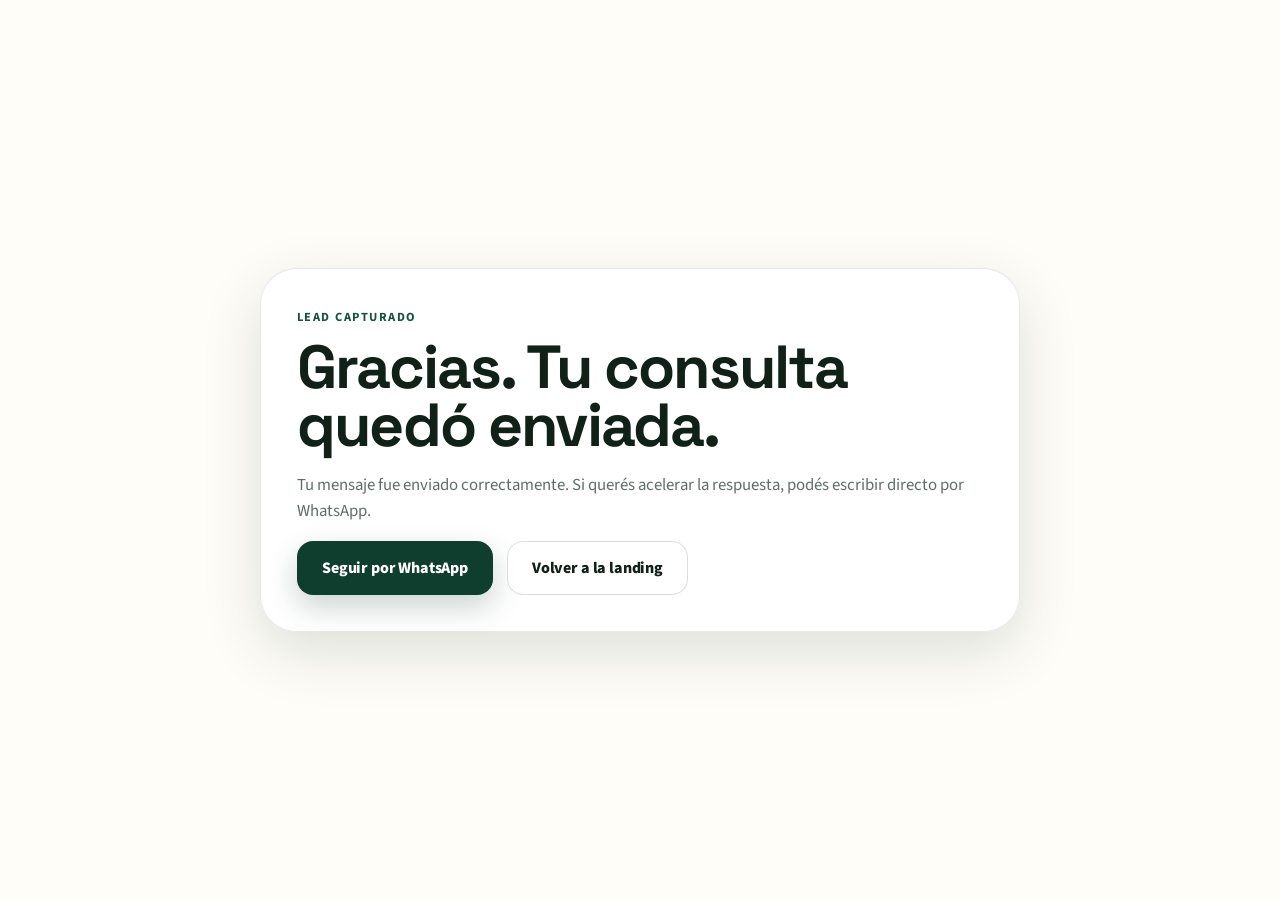
<file: thank-you.html>
<!DOCTYPE html>
<html lang="es-AR">
<head>
  <meta charset="UTF-8" />
  <meta name="viewport" content="width=device-width, initial-scale=1, viewport-fit=cover" />
  <meta name="robots" content="noindex,follow" />
  <title>Gracias | Biotica</title>
  <link rel="icon" href="BIOTICA.avif" type="image/avif" />
  <link rel="apple-touch-icon" href="BIOTICA.avif" />
  <link rel="preconnect" href="https://fonts.googleapis.com" />
  <link rel="preconnect" href="https://fonts.gstatic.com" crossorigin />
  <link href="https://fonts.googleapis.com/css2?family=Space+Grotesk:wght@500;700&family=Source+Sans+3:wght@400;600;700&display=swap" rel="stylesheet" />
  <link rel="stylesheet" href="assets/styles.css" />
</head>
<body class="thank-you-body">
  <main class="thank-you-shell">
    <div class="thank-you-card">
      <div class="eyebrow">Lead capturado</div>
      <h1>Gracias. Tu consulta quedó enviada.</h1>
      <p>Tu mensaje fue enviado correctamente. Si querés acelerar la respuesta, podés escribir directo por WhatsApp.</p>
      <div class="hero-actions">
        <a class="button button-primary" href="https://wa.me/5491153358229?text=Hola%20Biotica%2C%20acabo%20de%20enviar%20el%20formulario%20de%20BIOT%21CA.N2." target="_blank" rel="noopener">Seguir por WhatsApp</a>
        <a class="button button-secondary" href="./index.html">Volver a la landing</a>
      </div>
    </div>
  </main>
  <script>
    window.dataLayer = window.dataLayer || [];
    window.dataLayer.push({
      event: 'lead_success',
      event_category: 'lead',
      event_label: 'thank_you_page',
      page_path: window.location.pathname
    });
  </script>
</body>
</html>
</file>
<file: assets/styles.css>
:root {
  --forest: #0f3d2e;
  --forest-soft: #16533f;
  --mint: #7bd389;
  --mint-soft: #dff6df;
  --ink: #102118;
  --muted: #5f6f66;
  --sand: #f5f2e8;
  --paper: #fffdf8;
  --line: rgba(16, 33, 24, 0.1);
  --shadow: 0 20px 60px rgba(12, 42, 28, 0.14);
  --radius: 24px;
  --max: 1180px;
}

* {
  box-sizing: border-box;
}

html {
  scroll-behavior: smooth;
}

body {
  margin: 0;
  color: var(--ink);
  font-family: "Source Sans 3", system-ui, sans-serif;
  background: var(--paper);
}

a {
  color: inherit;
  text-decoration: none;
}

.wrap {
  width: min(calc(100% - 32px), var(--max));
  margin: 0 auto;
}

.site-header {
  position: sticky;
  top: 0;
  z-index: 50;
  backdrop-filter: blur(18px);
  background: rgba(255, 253, 248, 0.82);
  border-bottom: 1px solid rgba(16, 33, 24, 0.08);
}

.topbar {
  min-height: 80px;
  display: flex;
  align-items: center;
  justify-content: space-between;
  gap: 24px;
}

.brand {
  display: inline-flex;
  align-items: center;
  flex-shrink: 0;
}

.brand-logo {
  display: block;
  width: auto;
  height: 54px;
  object-fit: contain;
  filter: drop-shadow(0 10px 22px rgba(15, 61, 46, 0.14));
}

.nav {
  display: flex;
  align-items: center;
  gap: 18px;
  font-weight: 700;
}

.nav a {
  color: rgba(16, 33, 24, 0.8);
}

.nav-cta {
  display: inline-flex;
  align-items: center;
  gap: 12px;
  padding: 11px 14px 11px 22px;
  font-size: 1.04rem;
  border-radius: 999px;
  background: linear-gradient(135deg, #05813f 0%, #006b36 100%);
  color: white !important;
  box-shadow: 0 12px 26px rgba(0, 107, 54, 0.24), inset 0 0 0 1px rgba(255, 255, 255, 0.18);
}

.nav-wa-ico {
  width: 34px;
  height: 34px;
  padding: 7px;
  border-radius: 999px;
  background: #ffffff;
  fill: #16b85e;
  flex: 0 0 auto;
}

.hero {
  min-height: 100svh;
  background: url("../fondo.webp") center center / cover no-repeat;
  position: relative;
  display: flex;
  align-items: stretch;
  overflow: hidden;
}

.hero-overlay {
  min-height: inherit;
  display: flex;
  flex-direction: column;
  justify-content: space-between;
  gap: clamp(28px, 5vw, 56px);
  padding-block: clamp(34px, 7vw, 76px) clamp(48px, 8vw, 96px);
}

.hero-intro {
  max-width: 640px;
  display: flex;
  flex-direction: column;
  gap: 18px;
}

.hero-tagline {
  margin: 0;
  color: var(--ink);
  font: 600 1.05rem "Source Sans 3", sans-serif;
  background: rgba(255, 253, 248, 0.85);
  padding: 10px 16px;
  border-radius: 12px;
  align-self: flex-start;
  backdrop-filter: blur(8px);
  line-height: 1.35;
}

.hero-tagline span {
  font-weight: 700;
  color: var(--forest);
}

.hero-desc {
  margin: 0;
  color: #f4f9e9;
  font-size: clamp(0.95rem, 1.2vw, 1.05rem);
  line-height: 1.55;
  text-shadow: 0 2px 10px rgba(0, 0, 0, 0.55);
  max-width: 60ch;
  background: rgba(10, 29, 20, 0.42);
  padding: 16px 20px;
  border-radius: 16px;
  border-left: 3px solid var(--mint);
  backdrop-filter: blur(6px);
}

.hero-desc em {
  color: var(--mint);
  font-style: italic;
  font-weight: 600;
}

.hero-badge {
  position: absolute;
  top: clamp(16px, 4vw, 36px);
  right: clamp(16px, 4vw, 40px);
  z-index: 5;
  display: inline-grid;
  place-items: center;
  width: clamp(110px, 13vw, 158px);
  height: clamp(110px, 13vw, 158px);
  border-radius: 999px;
  background: linear-gradient(135deg, var(--forest) 0%, var(--forest-soft) 100%);
  color: white;
  box-shadow: 0 14px 30px rgba(0, 0, 0, 0.3), inset 0 0 0 3px rgba(255, 255, 255, 0.18);
  text-align: center;
  font: 700 clamp(0.7rem, 0.9vw, 0.88rem) "Space Grotesk", sans-serif;
  line-height: 1.15;
  letter-spacing: 0.02em;
  text-transform: uppercase;
  padding: 12px;
}

.hero-badge-text { display: inline-block; }

.hero-title {
  margin: 0;
  max-width: none;
  font-size: clamp(3rem, 8.8vw, 8.8rem);
  line-height: 0.85;
  letter-spacing: -0.075em;
  text-transform: uppercase;
  text-shadow: 0 6px 20px rgba(0, 0, 0, 0.16);
}

.hero-title span {
  color: var(--mint);
}

.hero-title i {
  color: var(--mint);
  font-style: normal;
  margin-inline: 0.02em 0.04em;
}

.hero-title strong {
  color: #f4c533;
  font-weight: 700;
}

.hero-value-list {
  display: flex;
  flex-wrap: wrap;
  gap: clamp(12px, 2vw, 22px);
  align-items: center;
  background: rgba(10, 29, 20, 0.34);
  padding: 14px 18px;
  border-radius: 16px;
  backdrop-filter: blur(8px);
  border: 1px solid rgba(123, 211, 137, 0.22);
  align-self: flex-start;
  max-width: 100%;
}

.hero-value-item {
  display: inline-flex;
  align-items: center;
  gap: 8px;
  color: #f4f9e9;
  font-size: clamp(0.74rem, 0.95vw, 0.92rem);
  font-weight: 600;
  line-height: 1.1;
  text-shadow: 0 3px 12px rgba(0, 0, 0, 0.38);
}

.hero-value-icon {
  width: clamp(30px, 3.2vw, 40px);
  height: clamp(30px, 3.2vw, 40px);
  display: inline-grid;
  place-items: center;
  flex: 0 0 auto;
  border: 2px solid var(--mint);
  border-radius: 999px;
  color: var(--mint);
  background: rgba(10, 29, 20, 0.2);
  box-shadow: 0 6px 18px rgba(0, 0, 0, 0.22);
}

.hero-value-icon svg {
  width: 58%;
  height: 58%;
  fill: currentColor;
}

.hero-grid {
  display: grid;
  grid-template-columns: minmax(0, 1.15fr) minmax(320px, 0.85fr);
  gap: 28px;
  align-items: start;
}

.hero-copy,
.info-card,
.step-card,
.feature-panel,
.thank-you-card {
  border: 1px solid var(--line);
  box-shadow: var(--shadow);
}

.hero-copy {
  padding: 34px;
  border-radius: 36px;
  background:
    linear-gradient(180deg, rgba(255, 255, 255, 0.9), rgba(255, 249, 235, 0.98)),
    linear-gradient(135deg, rgba(123, 211, 137, 0.16), transparent 45%);
}

.eyebrow,
.mini-kicker,
.card-badge {
  display: inline-flex;
  align-items: center;
  gap: 8px;
  font-size: 0.78rem;
  font-weight: 700;
  text-transform: uppercase;
  letter-spacing: 0.12em;
}

.eyebrow,
.mini-kicker {
  color: var(--forest-soft);
}

.card-badge {
  color: #193c2e;
  background: var(--mint-soft);
  padding: 8px 12px;
  border-radius: 999px;
}

h1,
h2,
h3 {
  margin: 0;
  font-family: "Space Grotesk", system-ui, sans-serif;
  letter-spacing: -0.03em;
}

h1 {
  margin-top: 18px;
  font-size: clamp(2.6rem, 7vw, 5.4rem);
  line-height: 0.95;
  max-width: 12ch;
}

h1 span {
  color: var(--forest-soft);
}

.hero-lead,
.section-intro p,
.info-card p,
.feature-panel p,
.step-card p,
.faq-list p,
.thank-you-card p {
  color: var(--muted);
  line-height: 1.55;
  font-size: 1.05rem;
}

.hero-lead {
  margin: 22px 0 0;
  max-width: 58ch;
  font-size: 1.18rem;
}

.hero-proof {
  display: grid;
  grid-template-columns: repeat(3, minmax(0, 1fr));
  gap: 14px;
  margin: 28px 0;
}

.hero-proof div {
  padding: 18px;
  border-radius: 24px;
  background: rgba(255, 255, 255, 0.7);
  border: 1px solid rgba(16, 33, 24, 0.08);
}

.hero-proof strong {
  display: block;
  margin-bottom: 6px;
  font: 700 1.6rem "Space Grotesk", sans-serif;
}

.hero-proof span {
  color: var(--muted);
  font-size: 0.95rem;
  line-height: 1.35;
}

.hero-actions,
.cta-band-actions {
  display: flex;
  flex-wrap: wrap;
  gap: 14px;
}

.button {
  display: inline-flex;
  align-items: center;
  justify-content: center;
  min-height: 54px;
  padding: 0 24px;
  border-radius: 16px;
  border: 1px solid transparent;
  font-weight: 800;
  font-size: 1rem;
  letter-spacing: -0.01em;
  transition: transform 0.16s ease, box-shadow 0.16s ease, background 0.16s ease, border-color 0.16s ease;
}

.button:hover,
.sticky-mobile-cta:hover {
  transform: translateY(-1px);
}

.button-primary {
  background: var(--forest);
  color: white;
  box-shadow: 0 12px 30px rgba(15, 61, 46, 0.22);
}

.button-secondary {
  background: rgba(255, 255, 255, 0.72);
  border-color: rgba(16, 33, 24, 0.14);
}

.button-block {
  width: 100%;
}

.hero-bullets,
.check-list {
  margin: 22px 0 0;
  padding: 0;
  list-style: none;
  display: grid;
  gap: 10px;
}

.hero-bullets li,
.check-list li {
  position: relative;
  padding-left: 28px;
  color: var(--muted);
  line-height: 1.45;
}

.hero-bullets li::before,
.check-list li::before {
  content: "";
  position: absolute;
  left: 0;
  top: 0.5em;
  width: 11px;
  height: 11px;
  border-radius: 999px;
  background: var(--mint);
  box-shadow: 0 0 0 6px rgba(123, 211, 137, 0.18);
}

.hero-features {
  display: grid;
  grid-template-columns: repeat(4, minmax(0, 1fr));
  gap: 14px;
  margin-top: 28px;
}

.hero-feature {
  display: flex;
  flex-direction: column;
  align-items: center;
  gap: 10px;
  padding: 18px 14px;
  border-radius: 22px;
  background: rgba(255, 255, 255, 0.78);
  border: 1px solid rgba(16, 33, 24, 0.08);
  text-align: center;
  font-size: 0.9rem;
  font-weight: 600;
  color: var(--ink);
  backdrop-filter: blur(8px);
}

.hero-feature-icon {
  width: 48px;
  height: 48px;
  border-radius: 50%;
  background: var(--mint-soft);
  display: flex;
  align-items: center;
  justify-content: center;
  flex-shrink: 0;
}

.hero-feature-icon svg {
  width: 24px;
  height: 24px;
  fill: var(--forest);
}


.feature-product-image {
  width: 100%;
  max-width: 180px;
  display: block;
  margin: 0 0 16px;
  object-fit: contain;
  filter: drop-shadow(0 16px 24px rgba(15, 61, 46, 0.16));
}

.hero-subtitle {
  margin: 10px 0 0;
  font-size: 1.05rem;
  color: var(--muted);
  line-height: 1.5;
}

.hero-wa-panel {
  position: sticky;
  top: 104px;
  padding: 28px 24px 24px;
  border-radius: 32px;
  background: rgba(255, 255, 255, 0.82);
  backdrop-filter: blur(12px);
  color: var(--ink);
  border: 1px solid rgba(255, 255, 255, 0.7);
  box-shadow: 0 20px 60px rgba(12, 42, 28, 0.14);
  display: flex;
  flex-direction: column;
  align-items: center;
  text-align: center;
  gap: 0;
}

.tech-badge {
  display: flex;
  flex-direction: column;
  align-items: center;
  justify-content: center;
  gap: 2px;
  width: 96px;
  height: 96px;
  border-radius: 50%;
  background: var(--forest);
  color: white;
  font-family: "Space Grotesk", sans-serif;
  font-size: 0.6rem;
  font-weight: 700;
  letter-spacing: 0.06em;
  text-transform: uppercase;
  text-align: center;
  padding: 10px;
  margin-left: auto;
  align-self: flex-end;
  box-shadow: 0 4px 16px rgba(15, 61, 46, 0.35);
}

.tech-badge svg {
  width: 18px;
  height: 18px;
  fill: var(--mint);
  margin-bottom: 3px;
}

.wa-panel-product-img {
  display: block;
  width: 200px;
  margin: 10px auto 18px;
  object-fit: contain;
  filter: drop-shadow(0 20px 30px rgba(15, 61, 46, 0.22));
}

.button-wa {
  min-height: 64px;
  padding-inline: 30px;
  background: linear-gradient(135deg, #05a651 0%, #008043 100%);
  color: #ffffff !important;
  font-weight: 800;
  font-size: 1.08rem;
  gap: 14px;
  border-color: rgba(255, 255, 255, 0.18);
  box-shadow: 0 14px 30px rgba(0, 107, 54, 0.28), inset 0 1px 0 rgba(255, 255, 255, 0.2);
}

.button-wa svg {
  width: 24px;
  height: 24px;
  fill: white;
  flex-shrink: 0;
}

.button-wa .wa-ico {
  width: 42px;
  height: 42px;
  padding: 9px;
  border-radius: 999px;
  background: #ffffff;
  fill: #10b85a;
  flex: 0 0 auto;
}

.button-wa:hover {
  background: linear-gradient(135deg, #12bd62 0%, #008b49 100%);
  color: #ffffff !important;
  box-shadow: 0 18px 38px rgba(0, 107, 54, 0.36), inset 0 1px 0 rgba(255, 255, 255, 0.28);
}

.wa-bubble {
  position: fixed;
  left: 20px;
  bottom: 24px;
  z-index: 1000;
  width: 72px;
  height: 72px;
  background: #25D366;
  border-radius: 50%;
  display: flex;
  align-items: center;
  justify-content: center;
  box-shadow: 0 6px 18px rgba(0, 0, 0, 0.3);
  transition: transform 0.15s;
}

.wa-bubble:hover {
  transform: scale(1.07);
}

.wa-bubble svg {
  width: 40px;
  height: 40px;
  fill: white;
}

.logos-strip {
  padding: 14px 0 28px;
}

.logos-grid {
  display: grid;
  grid-template-columns: repeat(4, minmax(0, 1fr));
  gap: 12px;
}

.logos-grid span {
  display: grid;
  place-items: center;
  min-height: 82px;
  padding: 14px 18px;
  text-align: center;
  background: rgba(255, 255, 255, 0.72);
  border: 1px solid var(--line);
  border-radius: 22px;
  color: var(--muted);
  font-weight: 700;
}

.validation-grid {
  display: grid;
  grid-template-columns: minmax(0, 1fr) minmax(320px, 0.92fr);
  gap: 24px;
  align-items: center;
}

.validation-copy,
.validation-media {
  padding: 26px;
  border-radius: 30px;
  background: rgba(255, 255, 255, 0.84);
  border: 1px solid var(--line);
  box-shadow: var(--shadow);
}

.validation-copy h2 {
  margin-top: 12px;
  font-size: clamp(2rem, 3.8vw, 3rem);
  line-height: 1;
}

.validation-copy p {
  color: var(--muted);
  line-height: 1.55;
  font-size: 1.08rem;
}

.validation-shot {
  width: 100%;
  display: block;
  border-radius: 22px;
  border: 1px solid rgba(16, 33, 24, 0.08);
}

.validation-shot-link {
  display: block;
}

.validation-mini-cards {
  margin-top: 16px;
  display: grid;
  gap: 12px;
}

.validation-mini-card {
  display: grid;
  grid-template-columns: 64px minmax(0, 1fr);
  gap: 14px;
  align-items: center;
  padding: 16px;
  border-radius: 22px;
  background: linear-gradient(180deg, rgba(15, 61, 46, 0.08), rgba(123, 211, 137, 0.14));
  color: inherit;
  text-decoration: none;
  border: 1px solid transparent;
  transition: border-color 0.2s ease, transform 0.2s ease;
}

.validation-mini-card:hover {
  border-color: rgba(15, 61, 46, 0.24);
  transform: translateY(-1px);
}

.validation-mini-card img {
  width: 64px;
  height: 64px;
  object-fit: contain;
  border-radius: 16px;
  background: white;
  padding: 8px;
}

.validation-mini-card strong {
  display: block;
  font-family: "Space Grotesk", system-ui, sans-serif;
  margin-bottom: 4px;
}

.validation-mini-card span {
  color: var(--muted);
  line-height: 1.4;
}

.section {
  padding: 72px 0;
}

.section-alt {
  background: rgba(255, 255, 255, 0.55);
  border-block: 1px solid rgba(16, 33, 24, 0.08);
}

.section-dark {
  background: linear-gradient(180deg, #103426 0%, #0f2d22 100%);
  color: white;
}

.section-dark .eyebrow,
.section-dark h2,
.section-dark summary {
  color: white;
}

.section-dark .faq-list p,
.section-dark .section-intro p {
  color: rgba(255, 255, 255, 0.74);
}

.section-intro {
  max-width: 760px;
  margin: 0 auto 34px;
  text-align: center;
}

.section-intro-left {
  text-align: left;
  margin-left: 0;
}

.section-intro h2 {
  margin-top: 12px;
  font-size: clamp(2rem, 4vw, 3.35rem);
  line-height: 1;
}

.cards-grid,
.process-grid {
  display: grid;
  grid-template-columns: repeat(4, minmax(0, 1fr));
  gap: 18px;
}

.info-card,
.step-card,
.feature-panel {
  padding: 24px;
  border-radius: 26px;
  background: rgba(255, 255, 255, 0.82);
}

.info-card h3,
.step-card h3,
.feature-panel h3 {
  margin-bottom: 10px;
  font-size: 1.35rem;
}

.feature-layout {
  display: grid;
  grid-template-columns: minmax(0, 1.1fr) minmax(300px, 0.9fr);
  gap: 22px;
  align-items: center;
}

.process-grid {
  align-items: start;
}

.step-card span {
  display: inline-grid;
  place-items: center;
  width: 42px;
  height: 42px;
  border-radius: 14px;
  background: var(--mint-soft);
  color: var(--forest);
  font-family: "Space Grotesk", sans-serif;
  font-weight: 700;
  margin-bottom: 14px;
}

.faq-wrap {
  display: grid;
  gap: 24px;
}

.faq-list {
  display: grid;
  gap: 12px;
}

.faq-list details {
  padding: 20px 22px;
  border-radius: 20px;
  border: 1px solid rgba(255, 255, 255, 0.1);
  background: rgba(255, 255, 255, 0.04);
}

.faq-list summary {
  cursor: pointer;
  font: 700 1.08rem "Space Grotesk", sans-serif;
}

.faq-list p {
  margin: 12px 0 0;
}

.cta-band {
  padding-bottom: 112px;
}

.cta-band-inner {
  display: flex;
  align-items: center;
  justify-content: space-between;
  gap: 24px;
  padding: 32px;
  border-radius: 30px;
  background: linear-gradient(135deg, rgba(15, 61, 46, 0.92), rgba(123, 211, 137, 0.92));
  color: white;
  box-shadow: var(--shadow);
}

.cta-band-inner h2 {
  margin-top: 10px;
  max-width: 17ch;
  font-size: clamp(1.9rem, 3.4vw, 3.1rem);
  line-height: 0.98;
}

.sticky-mobile-cta {
  display: none;
}

.thank-you-body {
  min-height: 100vh;
  display: grid;
  place-items: center;
}

.thank-you-shell {
  width: min(calc(100% - 32px), 760px);
}

.thank-you-card {
  padding: 36px;
  border-radius: 36px;
  background: rgba(255, 255, 255, 0.9);
}

.thank-you-card h1 {
  margin: 12px 0 16px;
  max-width: none;
  font-size: clamp(2rem, 5vw, 3.8rem);
}

/* ── Ensayos / Argentina map ── */

.ensayos-section {
  padding-block: clamp(72px, 8vw, 120px);
  background:
    linear-gradient(180deg, rgba(15, 61, 46, 0.68) 0%, rgba(22, 83, 63, 0.72) 100%),
    url("../maiz.webp") center center / cover no-repeat fixed;
}

.ensayos-layout {
  width: min(calc(100% - 48px), 1500px);
  display: grid;
  grid-template-columns: minmax(300px, 0.72fr) minmax(620px, 1.28fr);
  gap: clamp(44px, 6vw, 92px);
  align-items: center;
}

.ensayos-copy {
  max-width: 720px;
}

.ensayos-copy h2 {
  margin-top: 12px;
  font-size: clamp(2rem, 4vw, 3.2rem);
  line-height: 1;
}

.ensayos-copy > p {
  margin: 18px 0 28px;
  color: rgba(255,255,255,0.74);
  max-width: 52ch;
  font-size: 1.05rem;
  line-height: 1.55;
}

.link-mint {
  color: var(--mint);
  text-decoration: underline;
  text-underline-offset: 3px;
  text-decoration-color: rgba(123,211,137,0.35);
}

.ensayos-stats {
  display: grid;
  grid-template-columns: repeat(4, minmax(0, 1fr));
  gap: 10px;
  margin-bottom: 26px;
}

.ensayos-stats div {
  padding: 14px 10px;
  border-radius: 16px;
  background: rgba(255,255,255,0.05);
  border: 1px solid rgba(255,255,255,0.1);
  text-align: center;
}

.ensayos-stats strong {
  display: block;
  font: 700 1.75rem "Space Grotesk", sans-serif;
  color: var(--mint);
  line-height: 1;
  margin-bottom: 5px;
}

.ensayos-stats span {
  color: rgba(255,255,255,0.55);
  font-size: 0.82rem;
  text-transform: uppercase;
  letter-spacing: 0.06em;
}

.ensayos-legend-row {
  display: flex;
  align-items: center;
  gap: 6px;
  margin: 0 0 26px;
  font-size: 0.88rem;
  color: rgba(255,255,255,0.55);
}

.dot-sample {
  display: inline-block;
  width: 9px;
  height: 9px;
  border-radius: 50%;
  background: rgba(123,211,137,0.45);
  flex-shrink: 0;
}

.dot-sample-active {
  background: var(--mint);
  box-shadow: 0 0 0 3px rgba(123,211,137,0.2);
}

.button-mint {
  background: var(--mint);
  color: var(--ink);
  font-weight: 700;
}

.button-mint:hover { background: #68c977; transform: translateY(-1px); }

.button-white {
  background: #ffffff;
  color: var(--forest);
  font-weight: 700;
  box-shadow: 0 14px 30px rgba(0, 0, 0, 0.25);
}

.button-white:hover {
  background: var(--paper);
  color: var(--forest-soft);
  transform: translateY(-1px);
  box-shadow: 0 18px 36px rgba(0, 0, 0, 0.32);
}

.ensayos-map-wrap {
  position: relative;
  display: flex;
  justify-content: center;
  align-items: center;
}

.fauno-embed-wrap,
.fauno-map-card {
  position: relative;
  width: 100%;
  height: clamp(620px, 72vh, 980px);
  min-height: 620px;
  border-radius: 22px;
  overflow: hidden;
  border: 1px solid rgba(123, 211, 137, 0.2);
  background: rgba(255, 255, 255, 0.04);
  box-shadow: 0 24px 60px rgba(0, 0, 0, 0.45);
}


.fauno-map-card {
  height: clamp(360px, 44vw, 620px);
  min-height: 360px;
  padding: 14px;
  background: #f5f2e8;
}

.fauno-map-image {
  display: block;
  width: 100%;
  height: 100%;
  object-fit: contain;
  object-position: center;
  border-radius: 16px;
}

.fauno-embed-link {
  position: absolute;
  top: 14px;
  right: 14px;
  z-index: 3;
  display: inline-flex;
  align-items: center;
  gap: 6px;
  padding: 8px 14px;
  border-radius: 999px;
  background: rgba(15, 61, 46, 0.92);
  color: var(--mint);
  font: 600 0.82rem "Space Grotesk", sans-serif;
  letter-spacing: 0.02em;
  backdrop-filter: blur(8px);
  border: 1px solid rgba(123, 211, 137, 0.3);
}

.fauno-embed-link:hover {
  background: rgba(15, 61, 46, 1);
  color: white;
}

#argentina-svg {
  width: 100%;
  max-width: 300px;
  height: auto;
  filter: drop-shadow(0 24px 48px rgba(0,0,0,0.5));
}

.ar-fill {
  fill: rgba(255,255,255,0.06);
  stroke: rgba(123,211,137,0.28);
  stroke-width: 1.2;
  stroke-linejoin: round;
}

.ar-label {
  fill: rgba(255,255,255,0.2);
  font-family: "Space Grotesk", sans-serif;
  font-size: 9px;
  font-weight: 600;
  pointer-events: none;
  user-select: none;
}

.ar-dot {
  fill: rgba(123,211,137,0.7);
  cursor: pointer;
  transition: fill 0.15s ease;
  outline: none;
}

.ar-dot:hover, .ar-dot:focus-visible { fill: #fff; }

.ar-dot-active {
  fill: var(--mint);
  animation: dot-pulse 2.4s ease-in-out infinite;
}

@keyframes dot-pulse {
  0%, 100% { filter: drop-shadow(0 0 3px rgba(123,211,137,0.7)); }
  50% { filter: drop-shadow(0 0 10px rgba(123,211,137,1)); }
}

.map-tooltip {
  position: absolute;
  background: rgba(6,24,14,0.96);
  border: 1px solid rgba(123,211,137,0.3);
  border-radius: 10px;
  padding: 8px 13px;
  font-size: 0.86rem;
  color: white;
  pointer-events: none;
  white-space: nowrap;
  backdrop-filter: blur(12px);
  z-index: 20;
}

.map-tooltip[hidden] { display: none; }

.map-tooltip strong {
  display: block;
  color: var(--mint);
  font-family: "Space Grotesk", sans-serif;
  font-size: 0.9rem;
  margin-bottom: 1px;
}

/* ── end ensayos ── */

/* ── Trust Band (Certificaciones + Resultados) ── */

.trust-band-section {
  background: linear-gradient(135deg, var(--forest) 0%, var(--forest-soft) 100%);
  padding: 48px 0;
}

.trust-band {
  display: grid;
  grid-template-columns: minmax(0, 0.85fr) 1px minmax(0, 1.5fr);
  gap: 36px;
  align-items: center;
  padding: 28px 36px;
  background: rgba(255, 253, 248, 0.96);
  border-radius: 22px;
  border: 1px solid rgba(123, 211, 137, 0.25);
  box-shadow: 0 18px 40px rgba(0, 0, 0, 0.25);
}

.trust-label {
  display: block;
  margin-bottom: 12px;
  font: 600 0.95rem "Space Grotesk", sans-serif;
  color: var(--ink);
}

.trust-cert-row {
  display: flex;
  align-items: center;
  gap: 18px;
  flex-wrap: wrap;
}

.trust-logo-inta {
  width: 72px;
  height: auto;
  display: block;
}

.trust-stars {
  display: inline-flex;
  gap: 2px;
}

.trust-stars svg {
  width: 22px;
  height: 22px;
  fill: #f4c533;
}

.trust-divider {
  width: 1px;
  height: 80px;
  background: var(--line);
  justify-self: center;
}

.trust-stats {
  display: grid;
  grid-template-columns: repeat(3, minmax(0, 1fr));
  gap: 24px;
}

.trust-stat {
  display: flex;
  flex-direction: column;
  align-items: center;
  text-align: center;
  gap: 4px;
}

.trust-stat-num {
  font: 700 clamp(2.1rem, 3.8vw, 3rem) "Space Grotesk", sans-serif;
  color: var(--forest);
  line-height: 1;
  letter-spacing: -0.02em;
}

.trust-stat-desc {
  color: var(--muted);
  font-size: 0.9rem;
  line-height: 1.3;
}

/* ── Fauno block dentro de ensayos ── */

.ensayos-headline {
  font-size: clamp(2rem, 3.6vw, 2.8rem);
  line-height: 1.05;
  margin-bottom: 28px;
  text-shadow: 0 4px 18px rgba(0, 0, 0, 0.55);
}

.fauno-block {
  display: flex;
  align-items: center;
  gap: 20px;
  margin-bottom: 28px;
  padding: 20px 22px;
  background: rgba(255, 255, 255, 0.06);
  border: 1px solid rgba(123, 211, 137, 0.18);
  border-radius: 18px;
  backdrop-filter: blur(6px);
}

.fauno-logo-img {
  width: 56px;
  height: auto;
  flex-shrink: 0;
}

.fauno-block-text {
  display: flex;
  flex-direction: column;
  gap: 2px;
}

.fauno-text {
  font: 700 1.5rem "Space Grotesk", sans-serif;
  color: var(--mint);
  line-height: 1;
  letter-spacing: -0.02em;
}

.fauno-caption {
  margin: 0;
  color: rgba(255, 255, 255, 0.85);
  font-size: 0.95rem;
  line-height: 1.3;
}

/* ── Reseñas (testimonios con estrellas) ── */

.reviews-section {
  background: var(--paper);
}

.reviews-section .section-intro h2 {
  font-size: clamp(1.6rem, 3vw, 2.2rem);
  text-align: center;
  margin: 0;
}

.reviews-grid {
  display: grid;
  grid-template-columns: repeat(3, minmax(0, 1fr));
  gap: 20px;
}

.review-card {
  display: flex;
  flex-direction: column;
  align-items: center;
  text-align: center;
  padding: 28px 24px;
  border-radius: 20px;
  background: #fff;
  border: 1px solid var(--line);
  box-shadow: 0 8px 22px rgba(12, 42, 28, 0.06);
}

.review-stars {
  display: inline-flex;
  gap: 2px;
  margin-bottom: 16px;
}

.review-stars svg {
  width: 20px;
  height: 20px;
  fill: #f4c533;
}

.review-quote {
  margin: 0 0 16px;
  color: var(--ink);
  font-size: 1rem;
  line-height: 1.5;
  font-style: italic;
  flex: 1;
}

.review-author {
  font: 600 0.92rem "Space Grotesk", sans-serif;
  color: var(--muted);
}

/* ── CTA + Trust Tags ── */

.contact-section {
  background: var(--paper);
  padding-block: 44px 80px;
}

.contact-inner {
  display: flex;
  flex-direction: column;
  align-items: center;
  gap: 36px;
}

.button-contactanos {
  display: inline-flex;
  align-items: center;
  gap: 18px;
  padding: 22px 34px 22px 52px;
  border-radius: 999px;
  background: linear-gradient(135deg, #25D366 0%, #128C7E 100%);
  color: white;
  font: 700 clamp(1.2rem, 2vw, 1.65rem) "Space Grotesk", sans-serif;
  letter-spacing: 0.04em;
  box-shadow: 0 18px 40px rgba(18, 140, 126, 0.32);
  transition: transform 0.2s ease, box-shadow 0.2s ease;
  min-width: min(470px, 92vw);
  justify-content: center;
}

.button-contactanos:hover {
  transform: translateY(-2px);
  box-shadow: 0 22px 48px rgba(18, 140, 126, 0.5);
}

.button-wa-circle {
  display: inline-grid;
  place-items: center;
  width: 52px;
  height: 52px;
  border-radius: 50%;
  background: rgba(255, 255, 255, 0.18);
  flex-shrink: 0;
}

.button-wa-circle svg {
  width: 28px;
  height: 28px;
  fill: white;
}

.trust-tags-row {
  display: flex;
  align-items: center;
  justify-content: center;
  flex-wrap: wrap;
  gap: 24px;
  padding-top: 24px;
  border-top: 1px solid var(--line);
  width: 100%;
}

.trust-tag {
  display: inline-flex;
  align-items: center;
  gap: 8px;
  color: var(--ink);
  font: 600 0.95rem "Source Sans 3", sans-serif;
}

.trust-tag svg {
  width: 22px;
  height: 22px;
  color: var(--forest);
  flex-shrink: 0;
}

.trust-fauno {
  display: inline-flex;
  align-items: center;
  gap: 6px;
  margin-left: auto;
  color: var(--mint);
}

.trust-fauno img {
  height: 32px;
  width: auto;
}

.trust-fauno span {
  font: 700 1.2rem "Space Grotesk", sans-serif;
  color: #16a085;
  letter-spacing: -0.02em;
}

/* ── Footer (credit UmanoAI) ── */

.site-footer {
  background: var(--forest);
  padding: 14px 0;
  border-top: 1px solid rgba(123, 211, 137, 0.18);
}

.site-footer-inner {
  display: flex;
  justify-content: center;
  align-items: center;
}

.footer-credit {
  display: inline-flex;
  align-items: center;
  gap: 6px;
  color: rgba(255, 255, 255, 0.6);
  font: 500 0.72rem "Source Sans 3", sans-serif;
  letter-spacing: 0.02em;
  transition: color 0.2s ease;
}

.footer-credit:hover {
  color: white;
}

.footer-credit-text {
  white-space: nowrap;
}

.footer-credit-logo {
  height: 16px;
  width: auto;
  display: block;
  filter: brightness(0) invert(1);
  opacity: 0.85;
}

/* ── end new sections ── */

@media (max-width: 1080px) {
  .ensayos-layout {
    width: min(calc(100% - 32px), var(--max));
    grid-template-columns: 1fr;
    gap: 40px;
  }

  .hero-grid,
  .validation-grid,
  .feature-layout,
  .cards-grid,
  .process-grid,
  .logos-grid {
    grid-template-columns: repeat(2, minmax(0, 1fr));
  }

  .hero-wa-panel {
    position: static;
  }

  .cta-band-inner {
    flex-direction: column;
    align-items: flex-start;
  }

  .fauno-embed-wrap {
    min-height: 560px;
    height: 75vh;
  }

  .fauno-map-card {
    min-height: 360px;
    height: clamp(360px, 62vw, 560px);
  }

  .trust-band {
    grid-template-columns: 1fr;
    gap: 22px;
    padding: 24px;
  }

  .trust-divider {
    width: 100%;
    height: 1px;
  }

  .reviews-grid {
    grid-template-columns: 1fr;
  }

  .hero-badge {
    top: 14px;
    right: 14px;
  }
}

@media (max-width: 760px) {
  .ensayos-stats { grid-template-columns: repeat(2, minmax(0, 1fr)); }

  .fauno-embed-wrap {
    min-height: 480px;
    height: 80vh;
    border-radius: 16px;
  }

  .fauno-map-card {
    min-height: 320px;
    height: clamp(320px, 88vw, 480px);
    border-radius: 16px;
  }

  .trust-stats {
    gap: 12px;
  }

  .trust-stat-num {
    font-size: 1.7rem;
  }

  .review-card {
    padding: 22px;
  }

  .trust-tags-row {
    gap: 16px;
  }

  .trust-fauno {
    margin-left: 0;
  }

  .button-contactanos {
    padding: 16px 22px;
    min-width: 0;
    width: 100%;
  }

  .hero-badge {
    width: 86px;
    height: 86px;
    font-size: 0.62rem;
  }

  body {
    background-attachment: scroll;
    background-position: center center;
  }

  .nav a:not(.nav-cta) {
    display: none;
  }

  .brand-logo {
    height: 46px;
  }

  .section {
    padding: 46px 0;
  }

  .hero {
    min-height: 100svh;
    background-position: 58% center;
  }

  .hero-overlay {
    padding-block: 26px 44px;
  }

  .hero-value-list {
    align-items: flex-start;
    flex-direction: column;
    gap: 14px;
  }

  .hero-grid,
  .hero-proof,
  .logos-grid,
  .validation-grid,
  .cards-grid,
  .process-grid,
  .feature-layout {
    grid-template-columns: 1fr;
  }

  .hero-features {
    grid-template-columns: repeat(2, minmax(0, 1fr));
  }

  .hero-copy,
  .hero-wa-panel,
  .cta-band-inner,
  .thank-you-card {
    padding: 24px;
    border-radius: 26px;
  }

  .hero-actions,
  .cta-band-actions {
    flex-direction: column;
  }

  .button {
    width: 100%;
  }

  .sticky-mobile-cta {
    position: fixed;
    left: 16px;
    right: 16px;
    bottom: 16px;
    z-index: 60;
    min-height: 64px;
    display: inline-flex;
    align-items: center;
    justify-content: center;
    gap: 12px;
    border-radius: 999px;
    background: #25D366;
    color: white;
    font-weight: 800;
    font-size: 1.05rem;
    box-shadow: 0 18px 32px rgba(37, 211, 102, 0.4);
  }

  .sticky-mobile-cta svg {
    width: 26px;
    height: 26px;
    fill: white;
    flex-shrink: 0;
  }

  .wa-bubble {
    display: none;
  }
}

/* ── Rediseño 2026-06: CTAs WhatsApp + Dudas + Banner zona ───────────────── */
.button-wa {
  position: relative;
  isolation: isolate;
  min-height: 72px;
  padding-inline: 36px 40px;
  overflow: hidden;
  background: linear-gradient(135deg, #25d366 0%, #07a853 42%, #006b36 100%);
  color: #ffffff !important;
  font-weight: 900;
  font-size: clamp(1.08rem, 1.25vw, 1.2rem);
  gap: 16px;
  border-color: rgba(255, 255, 255, 0.42);
  border-width: 2px;
  text-shadow: 0 1px 0 rgba(0, 0, 0, 0.16);
  box-shadow:
    0 18px 42px rgba(0, 107, 54, 0.34),
    0 0 0 8px rgba(37, 211, 102, 0.14),
    inset 0 1px 0 rgba(255, 255, 255, 0.34);
}
.button-wa::before {
  content: "";
  position: absolute;
  inset: -2px;
  z-index: -1;
  background: linear-gradient(120deg, transparent 0 34%, rgba(255, 255, 255, 0.36) 45%, transparent 58% 100%);
  transform: translateX(-120%);
  transition: transform 0.55s ease;
}
.button-wa::after {
  content: "";
  position: absolute;
  inset: -9px;
  z-index: -2;
  border-radius: inherit;
  background: rgba(37, 211, 102, 0.28);
  opacity: 0.65;
  animation: ctaPulse 2.8s ease-out infinite;
}
.button-wa:hover {
  background: linear-gradient(135deg, #37df75 0%, #10b85a 42%, #007a3f 100%);
  color: #ffffff !important;
  transform: translateY(-2px) scale(1.015);
  box-shadow:
    0 24px 52px rgba(0, 107, 54, 0.44),
    0 0 0 10px rgba(37, 211, 102, 0.18),
    inset 0 1px 0 rgba(255, 255, 255, 0.42);
}
.button-wa:hover::before { transform: translateX(120%); }
.button-wa .wa-ico {
  width: 46px;
  height: 46px;
  padding: 10px;
  border-radius: 999px;
  background: #ffffff;
  fill: #10b85a;
  flex: 0 0 auto;
  box-shadow: 0 8px 18px rgba(0, 68, 34, 0.18);
}

@keyframes ctaPulse {
  0%, 78%, 100% { transform: scale(1); opacity: 0; }
  14% { transform: scale(1.05); opacity: 0.62; }
  38% { transform: scale(1.14); opacity: 0; }
}

/* Hero CTA */
.hero-cta-group {
  position: relative;
  display: flex;
  flex-wrap: wrap;
  align-items: center;
  gap: 16px 22px;
  margin-top: 34px;
  padding: 12px;
  border-radius: 24px;
  background: linear-gradient(135deg, rgba(10, 29, 20, 0.38), rgba(10, 29, 20, 0.08));
  backdrop-filter: blur(6px);
}
.hero-cta-group .button-wa {
  min-height: 76px;
  padding-inline: 34px 42px;
  box-shadow:
    0 22px 48px rgba(0, 0, 0, 0.28),
    0 18px 42px rgba(0, 107, 54, 0.4),
    0 0 0 9px rgba(37, 211, 102, 0.18),
    inset 0 1px 0 rgba(255, 255, 255, 0.34);
}
.hero-cta-secondary {
  color: #ffffff;
  font-weight: 600;
  opacity: 0.92;
  border-bottom: 1px solid rgba(255, 255, 255, 0.4);
  padding-bottom: 2px;
  transition: opacity 0.16s ease;
}
.hero-cta-secondary:hover { opacity: 1; }

/* Sección Dudas */
.dudas-section { background: var(--mint-soft); }
.dudas-inner { max-width: 880px; margin: 0 auto; text-align: center; }
.dudas-head h2 {
  font-family: "Space Grotesk", sans-serif;
  font-size: clamp(1.5rem, 3.2vw, 2.1rem);
  color: var(--forest);
  margin: 0 0 8px;
}
.dudas-head p { color: var(--muted); font-size: 1.05rem; margin: 0 0 24px; }
.dudas-cta {
  margin-inline: auto;
  min-width: min(100%, 360px);
  transform: translateY(0);
}
.dudas-cta::after { animation-delay: 0.35s; }
.dudas-foot { color: var(--forest-soft); font-weight: 700; margin: 20px 0 0; }
.dudas-grid {
  display: grid;
  grid-template-columns: repeat(4, 1fr);
  gap: 18px;
  margin-top: 34px;
}
.dudas-item {
  background: #ffffff;
  border: 1px solid var(--line);
  border-radius: 18px;
  padding: 22px 16px;
  display: flex;
  flex-direction: column;
  align-items: center;
  gap: 12px;
  box-shadow: 0 10px 26px rgba(12, 42, 28, 0.06);
}
.dudas-item svg { width: 34px; height: 34px; color: var(--forest); }
.dudas-item span { color: var(--ink); font-weight: 600; font-size: 0.95rem; line-height: 1.35; }

/* Banner doble CTA — zona */
.zona-cta-section {
  background: linear-gradient(180deg, #103426 0%, #0f2d22 100%);
  color: #ffffff;
  padding: 48px 0;
}
.zona-cta {
  display: flex;
  align-items: center;
  justify-content: space-between;
  gap: 28px;
  flex-wrap: wrap;
}
.zona-cta-copy { flex: 1 1 420px; }
.zona-cta-copy h2 {
  font-family: "Space Grotesk", sans-serif;
  font-size: clamp(1.35rem, 2.6vw, 1.8rem);
  color: #ffffff;
  margin: 0 0 8px;
  line-height: 1.2;
}
.zona-cta-copy p { color: rgba(255, 255, 255, 0.78); margin: 0; font-size: 1.02rem; }
.zona-cta-actions {
  display: flex;
  flex-wrap: wrap;
  gap: 18px;
  align-items: center;
}
.zona-cta-actions .button-wa {
  min-width: min(100%, 310px);
  box-shadow:
    0 20px 48px rgba(0, 0, 0, 0.34),
    0 0 0 8px rgba(37, 211, 102, 0.18),
    inset 0 1px 0 rgba(255, 255, 255, 0.34);
}

/* Encabezado CTA final */
.contact-head { text-align: center; max-width: 720px; margin: 0 auto 26px; }
.contact-head h2 {
  font-family: "Space Grotesk", sans-serif;
  font-size: clamp(1.4rem, 3vw, 2rem);
  color: var(--forest);
  margin: 0 0 8px;
  line-height: 1.2;
}
.contact-head p { color: var(--muted); font-size: 1.05rem; margin: 0; }

@media (max-width: 860px) {
  .dudas-grid { grid-template-columns: repeat(2, 1fr); }
  .zona-cta { flex-direction: column; align-items: flex-start; }
  .zona-cta-actions { width: 100%; }
  .zona-cta-actions .button { width: 100%; }
}
@media (max-width: 480px) {
  .dudas-grid { grid-template-columns: 1fr; }
  .hero-cta-group { gap: 12px; }
  .hero-cta-group .button-wa { width: 100%; }
}
</file>
<file: para-fauno/assets/styles.css>
:root {
  --forest: #0f3d2e;
  --forest-soft: #16533f;
  --mint: #7bd389;
  --mint-soft: #dff6df;
  --ink: #102118;
  --muted: #5f6f66;
  --sand: #f5f2e8;
  --paper: #fffdf8;
  --line: rgba(16, 33, 24, 0.1);
  --shadow: 0 20px 60px rgba(12, 42, 28, 0.14);
  --radius: 24px;
  --max: 1180px;
}

* {
  box-sizing: border-box;
}

html {
  scroll-behavior: smooth;
}

body {
  margin: 0;
  color: var(--ink);
  font-family: "Source Sans 3", system-ui, sans-serif;
  background: var(--paper);
}

a {
  color: inherit;
  text-decoration: none;
}

.wrap {
  width: min(calc(100% - 32px), var(--max));
  margin: 0 auto;
}

.site-header {
  position: sticky;
  top: 0;
  z-index: 50;
  backdrop-filter: blur(18px);
  background: rgba(255, 253, 248, 0.82);
  border-bottom: 1px solid rgba(16, 33, 24, 0.08);
}

.topbar {
  min-height: 80px;
  display: flex;
  align-items: center;
  justify-content: space-between;
  gap: 24px;
}

.brand {
  display: inline-flex;
  align-items: center;
  flex-shrink: 0;
}

.brand-logo {
  display: block;
  width: auto;
  height: 54px;
  object-fit: contain;
  filter: drop-shadow(0 10px 22px rgba(15, 61, 46, 0.14));
}

.nav {
  display: flex;
  align-items: center;
  gap: 18px;
  font-weight: 700;
}

.nav a {
  color: rgba(16, 33, 24, 0.8);
}

.nav-cta {
  display: inline-flex;
  align-items: center;
  gap: 12px;
  padding: 11px 14px 11px 22px;
  font-size: 1.04rem;
  border-radius: 999px;
  background: linear-gradient(135deg, #05813f 0%, #006b36 100%);
  color: white !important;
  box-shadow: 0 12px 26px rgba(0, 107, 54, 0.24), inset 0 0 0 1px rgba(255, 255, 255, 0.18);
}

.nav-wa-ico {
  width: 34px;
  height: 34px;
  padding: 7px;
  border-radius: 999px;
  background: #ffffff;
  fill: #16b85e;
  flex: 0 0 auto;
}

.hero {
  min-height: 100svh;
  background: url("../fondo.webp") center center / cover no-repeat;
  position: relative;
  display: flex;
  align-items: stretch;
  overflow: hidden;
}

.hero-overlay {
  min-height: inherit;
  display: flex;
  flex-direction: column;
  justify-content: space-between;
  gap: clamp(28px, 5vw, 56px);
  padding-block: clamp(34px, 7vw, 76px) clamp(48px, 8vw, 96px);
}

.hero-intro {
  max-width: 640px;
  display: flex;
  flex-direction: column;
  gap: 18px;
}

.hero-tagline {
  margin: 0;
  color: var(--ink);
  font: 600 1.05rem "Source Sans 3", sans-serif;
  background: rgba(255, 253, 248, 0.85);
  padding: 10px 16px;
  border-radius: 12px;
  align-self: flex-start;
  backdrop-filter: blur(8px);
  line-height: 1.35;
}

.hero-tagline span {
  font-weight: 700;
  color: var(--forest);
}

.hero-desc {
  margin: 0;
  color: #f4f9e9;
  font-size: clamp(0.95rem, 1.2vw, 1.05rem);
  line-height: 1.55;
  text-shadow: 0 2px 10px rgba(0, 0, 0, 0.55);
  max-width: 60ch;
  background: rgba(10, 29, 20, 0.42);
  padding: 16px 20px;
  border-radius: 16px;
  border-left: 3px solid var(--mint);
  backdrop-filter: blur(6px);
}

.hero-desc em {
  color: var(--mint);
  font-style: italic;
  font-weight: 600;
}

.hero-badge {
  position: absolute;
  top: clamp(16px, 4vw, 36px);
  right: clamp(16px, 4vw, 40px);
  z-index: 5;
  display: inline-grid;
  place-items: center;
  width: clamp(110px, 13vw, 158px);
  height: clamp(110px, 13vw, 158px);
  border-radius: 999px;
  background: linear-gradient(135deg, var(--forest) 0%, var(--forest-soft) 100%);
  color: white;
  box-shadow: 0 14px 30px rgba(0, 0, 0, 0.3), inset 0 0 0 3px rgba(255, 255, 255, 0.18);
  text-align: center;
  font: 700 clamp(0.7rem, 0.9vw, 0.88rem) "Space Grotesk", sans-serif;
  line-height: 1.15;
  letter-spacing: 0.02em;
  text-transform: uppercase;
  padding: 12px;
}

.hero-badge-text { display: inline-block; }

.hero-title {
  margin: 0;
  max-width: none;
  font-size: clamp(3rem, 8.8vw, 8.8rem);
  line-height: 0.85;
  letter-spacing: -0.075em;
  text-transform: uppercase;
  text-shadow: 0 6px 20px rgba(0, 0, 0, 0.16);
}

.hero-title span {
  color: var(--mint);
}

.hero-title i {
  color: var(--mint);
  font-style: normal;
  margin-inline: 0.02em 0.04em;
}

.hero-title strong {
  color: #f4c533;
  font-weight: 700;
}

.hero-value-list {
  display: flex;
  flex-wrap: wrap;
  gap: clamp(12px, 2vw, 22px);
  align-items: center;
  background: rgba(10, 29, 20, 0.34);
  padding: 14px 18px;
  border-radius: 16px;
  backdrop-filter: blur(8px);
  border: 1px solid rgba(123, 211, 137, 0.22);
  align-self: flex-start;
  max-width: 100%;
}

.hero-value-item {
  display: inline-flex;
  align-items: center;
  gap: 8px;
  color: #f4f9e9;
  font-size: clamp(0.74rem, 0.95vw, 0.92rem);
  font-weight: 600;
  line-height: 1.1;
  text-shadow: 0 3px 12px rgba(0, 0, 0, 0.38);
}

.hero-value-icon {
  width: clamp(30px, 3.2vw, 40px);
  height: clamp(30px, 3.2vw, 40px);
  display: inline-grid;
  place-items: center;
  flex: 0 0 auto;
  border: 2px solid var(--mint);
  border-radius: 999px;
  color: var(--mint);
  background: rgba(10, 29, 20, 0.2);
  box-shadow: 0 6px 18px rgba(0, 0, 0, 0.22);
}

.hero-value-icon svg {
  width: 58%;
  height: 58%;
  fill: currentColor;
}

.hero-grid {
  display: grid;
  grid-template-columns: minmax(0, 1.15fr) minmax(320px, 0.85fr);
  gap: 28px;
  align-items: start;
}

.hero-copy,
.info-card,
.step-card,
.feature-panel,
.thank-you-card {
  border: 1px solid var(--line);
  box-shadow: var(--shadow);
}

.hero-copy {
  padding: 34px;
  border-radius: 36px;
  background:
    linear-gradient(180deg, rgba(255, 255, 255, 0.9), rgba(255, 249, 235, 0.98)),
    linear-gradient(135deg, rgba(123, 211, 137, 0.16), transparent 45%);
}

.eyebrow,
.mini-kicker,
.card-badge {
  display: inline-flex;
  align-items: center;
  gap: 8px;
  font-size: 0.78rem;
  font-weight: 700;
  text-transform: uppercase;
  letter-spacing: 0.12em;
}

.eyebrow,
.mini-kicker {
  color: var(--forest-soft);
}

.card-badge {
  color: #193c2e;
  background: var(--mint-soft);
  padding: 8px 12px;
  border-radius: 999px;
}

h1,
h2,
h3 {
  margin: 0;
  font-family: "Space Grotesk", system-ui, sans-serif;
  letter-spacing: -0.03em;
}

h1 {
  margin-top: 18px;
  font-size: clamp(2.6rem, 7vw, 5.4rem);
  line-height: 0.95;
  max-width: 12ch;
}

h1 span {
  color: var(--forest-soft);
}

.hero-lead,
.section-intro p,
.info-card p,
.feature-panel p,
.step-card p,
.faq-list p,
.thank-you-card p {
  color: var(--muted);
  line-height: 1.55;
  font-size: 1.05rem;
}

.hero-lead {
  margin: 22px 0 0;
  max-width: 58ch;
  font-size: 1.18rem;
}

.hero-proof {
  display: grid;
  grid-template-columns: repeat(3, minmax(0, 1fr));
  gap: 14px;
  margin: 28px 0;
}

.hero-proof div {
  padding: 18px;
  border-radius: 24px;
  background: rgba(255, 255, 255, 0.7);
  border: 1px solid rgba(16, 33, 24, 0.08);
}

.hero-proof strong {
  display: block;
  margin-bottom: 6px;
  font: 700 1.6rem "Space Grotesk", sans-serif;
}

.hero-proof span {
  color: var(--muted);
  font-size: 0.95rem;
  line-height: 1.35;
}

.hero-actions,
.cta-band-actions {
  display: flex;
  flex-wrap: wrap;
  gap: 14px;
}

.button {
  display: inline-flex;
  align-items: center;
  justify-content: center;
  min-height: 54px;
  padding: 0 24px;
  border-radius: 16px;
  border: 1px solid transparent;
  font-weight: 800;
  font-size: 1rem;
  letter-spacing: -0.01em;
  transition: transform 0.16s ease, box-shadow 0.16s ease, background 0.16s ease, border-color 0.16s ease;
}

.button:hover,
.sticky-mobile-cta:hover {
  transform: translateY(-1px);
}

.button-primary {
  background: var(--forest);
  color: white;
  box-shadow: 0 12px 30px rgba(15, 61, 46, 0.22);
}

.button-secondary {
  background: rgba(255, 255, 255, 0.72);
  border-color: rgba(16, 33, 24, 0.14);
}

.button-block {
  width: 100%;
}

.hero-bullets,
.check-list {
  margin: 22px 0 0;
  padding: 0;
  list-style: none;
  display: grid;
  gap: 10px;
}

.hero-bullets li,
.check-list li {
  position: relative;
  padding-left: 28px;
  color: var(--muted);
  line-height: 1.45;
}

.hero-bullets li::before,
.check-list li::before {
  content: "";
  position: absolute;
  left: 0;
  top: 0.5em;
  width: 11px;
  height: 11px;
  border-radius: 999px;
  background: var(--mint);
  box-shadow: 0 0 0 6px rgba(123, 211, 137, 0.18);
}

.hero-features {
  display: grid;
  grid-template-columns: repeat(4, minmax(0, 1fr));
  gap: 14px;
  margin-top: 28px;
}

.hero-feature {
  display: flex;
  flex-direction: column;
  align-items: center;
  gap: 10px;
  padding: 18px 14px;
  border-radius: 22px;
  background: rgba(255, 255, 255, 0.78);
  border: 1px solid rgba(16, 33, 24, 0.08);
  text-align: center;
  font-size: 0.9rem;
  font-weight: 600;
  color: var(--ink);
  backdrop-filter: blur(8px);
}

.hero-feature-icon {
  width: 48px;
  height: 48px;
  border-radius: 50%;
  background: var(--mint-soft);
  display: flex;
  align-items: center;
  justify-content: center;
  flex-shrink: 0;
}

.hero-feature-icon svg {
  width: 24px;
  height: 24px;
  fill: var(--forest);
}


.feature-product-image {
  width: 100%;
  max-width: 180px;
  display: block;
  margin: 0 0 16px;
  object-fit: contain;
  filter: drop-shadow(0 16px 24px rgba(15, 61, 46, 0.16));
}

.hero-subtitle {
  margin: 10px 0 0;
  font-size: 1.05rem;
  color: var(--muted);
  line-height: 1.5;
}

.hero-wa-panel {
  position: sticky;
  top: 104px;
  padding: 28px 24px 24px;
  border-radius: 32px;
  background: rgba(255, 255, 255, 0.82);
  backdrop-filter: blur(12px);
  color: var(--ink);
  border: 1px solid rgba(255, 255, 255, 0.7);
  box-shadow: 0 20px 60px rgba(12, 42, 28, 0.14);
  display: flex;
  flex-direction: column;
  align-items: center;
  text-align: center;
  gap: 0;
}

.tech-badge {
  display: flex;
  flex-direction: column;
  align-items: center;
  justify-content: center;
  gap: 2px;
  width: 96px;
  height: 96px;
  border-radius: 50%;
  background: var(--forest);
  color: white;
  font-family: "Space Grotesk", sans-serif;
  font-size: 0.6rem;
  font-weight: 700;
  letter-spacing: 0.06em;
  text-transform: uppercase;
  text-align: center;
  padding: 10px;
  margin-left: auto;
  align-self: flex-end;
  box-shadow: 0 4px 16px rgba(15, 61, 46, 0.35);
}

.tech-badge svg {
  width: 18px;
  height: 18px;
  fill: var(--mint);
  margin-bottom: 3px;
}

.wa-panel-product-img {
  display: block;
  width: 200px;
  margin: 10px auto 18px;
  object-fit: contain;
  filter: drop-shadow(0 20px 30px rgba(15, 61, 46, 0.22));
}

.button-wa {
  min-height: 64px;
  padding-inline: 30px;
  background: linear-gradient(135deg, #05a651 0%, #008043 100%);
  color: #ffffff !important;
  font-weight: 800;
  font-size: 1.08rem;
  gap: 14px;
  border-color: rgba(255, 255, 255, 0.18);
  box-shadow: 0 14px 30px rgba(0, 107, 54, 0.28), inset 0 1px 0 rgba(255, 255, 255, 0.2);
}

.button-wa svg {
  width: 24px;
  height: 24px;
  fill: white;
  flex-shrink: 0;
}

.button-wa .wa-ico {
  width: 42px;
  height: 42px;
  padding: 9px;
  border-radius: 999px;
  background: #ffffff;
  fill: #10b85a;
  flex: 0 0 auto;
}

.button-wa:hover {
  background: linear-gradient(135deg, #12bd62 0%, #008b49 100%);
  color: #ffffff !important;
  box-shadow: 0 18px 38px rgba(0, 107, 54, 0.36), inset 0 1px 0 rgba(255, 255, 255, 0.28);
}

.wa-bubble {
  position: fixed;
  left: 20px;
  bottom: 24px;
  z-index: 1000;
  width: 72px;
  height: 72px;
  background: #25D366;
  border-radius: 50%;
  display: flex;
  align-items: center;
  justify-content: center;
  box-shadow: 0 6px 18px rgba(0, 0, 0, 0.3);
  transition: transform 0.15s;
}

.wa-bubble:hover {
  transform: scale(1.07);
}

.wa-bubble svg {
  width: 40px;
  height: 40px;
  fill: white;
}

.logos-strip {
  padding: 14px 0 28px;
}

.logos-grid {
  display: grid;
  grid-template-columns: repeat(4, minmax(0, 1fr));
  gap: 12px;
}

.logos-grid span {
  display: grid;
  place-items: center;
  min-height: 82px;
  padding: 14px 18px;
  text-align: center;
  background: rgba(255, 255, 255, 0.72);
  border: 1px solid var(--line);
  border-radius: 22px;
  color: var(--muted);
  font-weight: 700;
}

.validation-grid {
  display: grid;
  grid-template-columns: minmax(0, 1fr) minmax(320px, 0.92fr);
  gap: 24px;
  align-items: center;
}

.validation-copy,
.validation-media {
  padding: 26px;
  border-radius: 30px;
  background: rgba(255, 255, 255, 0.84);
  border: 1px solid var(--line);
  box-shadow: var(--shadow);
}

.validation-copy h2 {
  margin-top: 12px;
  font-size: clamp(2rem, 3.8vw, 3rem);
  line-height: 1;
}

.validation-copy p {
  color: var(--muted);
  line-height: 1.55;
  font-size: 1.08rem;
}

.validation-shot {
  width: 100%;
  display: block;
  border-radius: 22px;
  border: 1px solid rgba(16, 33, 24, 0.08);
}

.validation-shot-link {
  display: block;
}

.validation-mini-cards {
  margin-top: 16px;
  display: grid;
  gap: 12px;
}

.validation-mini-card {
  display: grid;
  grid-template-columns: 64px minmax(0, 1fr);
  gap: 14px;
  align-items: center;
  padding: 16px;
  border-radius: 22px;
  background: linear-gradient(180deg, rgba(15, 61, 46, 0.08), rgba(123, 211, 137, 0.14));
  color: inherit;
  text-decoration: none;
  border: 1px solid transparent;
  transition: border-color 0.2s ease, transform 0.2s ease;
}

.validation-mini-card:hover {
  border-color: rgba(15, 61, 46, 0.24);
  transform: translateY(-1px);
}

.validation-mini-card img {
  width: 64px;
  height: 64px;
  object-fit: contain;
  border-radius: 16px;
  background: white;
  padding: 8px;
}

.validation-mini-card strong {
  display: block;
  font-family: "Space Grotesk", system-ui, sans-serif;
  margin-bottom: 4px;
}

.validation-mini-card span {
  color: var(--muted);
  line-height: 1.4;
}

.section {
  padding: 72px 0;
}

.section-alt {
  background: rgba(255, 255, 255, 0.55);
  border-block: 1px solid rgba(16, 33, 24, 0.08);
}

.section-dark {
  background: linear-gradient(180deg, #103426 0%, #0f2d22 100%);
  color: white;
}

.section-dark .eyebrow,
.section-dark h2,
.section-dark summary {
  color: white;
}

.section-dark .faq-list p,
.section-dark .section-intro p {
  color: rgba(255, 255, 255, 0.74);
}

.section-intro {
  max-width: 760px;
  margin: 0 auto 34px;
  text-align: center;
}

.section-intro-left {
  text-align: left;
  margin-left: 0;
}

.section-intro h2 {
  margin-top: 12px;
  font-size: clamp(2rem, 4vw, 3.35rem);
  line-height: 1;
}

.cards-grid,
.process-grid {
  display: grid;
  grid-template-columns: repeat(4, minmax(0, 1fr));
  gap: 18px;
}

.info-card,
.step-card,
.feature-panel {
  padding: 24px;
  border-radius: 26px;
  background: rgba(255, 255, 255, 0.82);
}

.info-card h3,
.step-card h3,
.feature-panel h3 {
  margin-bottom: 10px;
  font-size: 1.35rem;
}

.feature-layout {
  display: grid;
  grid-template-columns: minmax(0, 1.1fr) minmax(300px, 0.9fr);
  gap: 22px;
  align-items: center;
}

.process-grid {
  align-items: start;
}

.step-card span {
  display: inline-grid;
  place-items: center;
  width: 42px;
  height: 42px;
  border-radius: 14px;
  background: var(--mint-soft);
  color: var(--forest);
  font-family: "Space Grotesk", sans-serif;
  font-weight: 700;
  margin-bottom: 14px;
}

.faq-wrap {
  display: grid;
  gap: 24px;
}

.faq-list {
  display: grid;
  gap: 12px;
}

.faq-list details {
  padding: 20px 22px;
  border-radius: 20px;
  border: 1px solid rgba(255, 255, 255, 0.1);
  background: rgba(255, 255, 255, 0.04);
}

.faq-list summary {
  cursor: pointer;
  font: 700 1.08rem "Space Grotesk", sans-serif;
}

.faq-list p {
  margin: 12px 0 0;
}

.cta-band {
  padding-bottom: 112px;
}

.cta-band-inner {
  display: flex;
  align-items: center;
  justify-content: space-between;
  gap: 24px;
  padding: 32px;
  border-radius: 30px;
  background: linear-gradient(135deg, rgba(15, 61, 46, 0.92), rgba(123, 211, 137, 0.92));
  color: white;
  box-shadow: var(--shadow);
}

.cta-band-inner h2 {
  margin-top: 10px;
  max-width: 17ch;
  font-size: clamp(1.9rem, 3.4vw, 3.1rem);
  line-height: 0.98;
}

.sticky-mobile-cta {
  display: none;
}

.thank-you-body {
  min-height: 100vh;
  display: grid;
  place-items: center;
}

.thank-you-shell {
  width: min(calc(100% - 32px), 760px);
}

.thank-you-card {
  padding: 36px;
  border-radius: 36px;
  background: rgba(255, 255, 255, 0.9);
}

.thank-you-card h1 {
  margin: 12px 0 16px;
  max-width: none;
  font-size: clamp(2rem, 5vw, 3.8rem);
}

/* ── Ensayos / Argentina map ── */

.ensayos-section {
  padding-block: clamp(72px, 8vw, 120px);
  background:
    linear-gradient(180deg, rgba(15, 61, 46, 0.68) 0%, rgba(22, 83, 63, 0.72) 100%),
    url("../maiz.webp") center center / cover no-repeat fixed;
}

.ensayos-layout {
  width: min(calc(100% - 48px), 1500px);
  display: grid;
  grid-template-columns: minmax(300px, 0.72fr) minmax(620px, 1.28fr);
  gap: clamp(44px, 6vw, 92px);
  align-items: center;
}

.ensayos-copy {
  max-width: 720px;
}

.ensayos-copy h2 {
  margin-top: 12px;
  font-size: clamp(2rem, 4vw, 3.2rem);
  line-height: 1;
}

.ensayos-copy > p {
  margin: 18px 0 28px;
  color: rgba(255,255,255,0.74);
  max-width: 52ch;
  font-size: 1.05rem;
  line-height: 1.55;
}

.link-mint {
  color: var(--mint);
  text-decoration: underline;
  text-underline-offset: 3px;
  text-decoration-color: rgba(123,211,137,0.35);
}

.ensayos-stats {
  display: grid;
  grid-template-columns: repeat(4, minmax(0, 1fr));
  gap: 10px;
  margin-bottom: 26px;
}

.ensayos-stats div {
  padding: 14px 10px;
  border-radius: 16px;
  background: rgba(255,255,255,0.05);
  border: 1px solid rgba(255,255,255,0.1);
  text-align: center;
}

.ensayos-stats strong {
  display: block;
  font: 700 1.75rem "Space Grotesk", sans-serif;
  color: var(--mint);
  line-height: 1;
  margin-bottom: 5px;
}

.ensayos-stats span {
  color: rgba(255,255,255,0.55);
  font-size: 0.82rem;
  text-transform: uppercase;
  letter-spacing: 0.06em;
}

.ensayos-legend-row {
  display: flex;
  align-items: center;
  gap: 6px;
  margin: 0 0 26px;
  font-size: 0.88rem;
  color: rgba(255,255,255,0.55);
}

.dot-sample {
  display: inline-block;
  width: 9px;
  height: 9px;
  border-radius: 50%;
  background: rgba(123,211,137,0.45);
  flex-shrink: 0;
}

.dot-sample-active {
  background: var(--mint);
  box-shadow: 0 0 0 3px rgba(123,211,137,0.2);
}

.button-mint {
  background: var(--mint);
  color: var(--ink);
  font-weight: 700;
}

.button-mint:hover { background: #68c977; transform: translateY(-1px); }

.button-white {
  background: #ffffff;
  color: var(--forest);
  font-weight: 700;
  box-shadow: 0 14px 30px rgba(0, 0, 0, 0.25);
}

.button-white:hover {
  background: var(--paper);
  color: var(--forest-soft);
  transform: translateY(-1px);
  box-shadow: 0 18px 36px rgba(0, 0, 0, 0.32);
}

.ensayos-map-wrap {
  position: relative;
  display: flex;
  justify-content: center;
  align-items: center;
}

.fauno-embed-wrap,
.fauno-map-card {
  position: relative;
  width: 100%;
  height: clamp(620px, 72vh, 980px);
  min-height: 620px;
  border-radius: 22px;
  overflow: hidden;
  border: 1px solid rgba(123, 211, 137, 0.2);
  background: rgba(255, 255, 255, 0.04);
  box-shadow: 0 24px 60px rgba(0, 0, 0, 0.45);
}


.fauno-map-card {
  height: clamp(360px, 44vw, 620px);
  min-height: 360px;
  padding: 14px;
  background: #f5f2e8;
}

.fauno-map-image {
  display: block;
  width: 100%;
  height: 100%;
  object-fit: contain;
  object-position: center;
  border-radius: 16px;
}

.fauno-embed-link {
  position: absolute;
  top: 14px;
  right: 14px;
  z-index: 3;
  display: inline-flex;
  align-items: center;
  gap: 6px;
  padding: 8px 14px;
  border-radius: 999px;
  background: rgba(15, 61, 46, 0.92);
  color: var(--mint);
  font: 600 0.82rem "Space Grotesk", sans-serif;
  letter-spacing: 0.02em;
  backdrop-filter: blur(8px);
  border: 1px solid rgba(123, 211, 137, 0.3);
}

.fauno-embed-link:hover {
  background: rgba(15, 61, 46, 1);
  color: white;
}

#argentina-svg {
  width: 100%;
  max-width: 300px;
  height: auto;
  filter: drop-shadow(0 24px 48px rgba(0,0,0,0.5));
}

.ar-fill {
  fill: rgba(255,255,255,0.06);
  stroke: rgba(123,211,137,0.28);
  stroke-width: 1.2;
  stroke-linejoin: round;
}

.ar-label {
  fill: rgba(255,255,255,0.2);
  font-family: "Space Grotesk", sans-serif;
  font-size: 9px;
  font-weight: 600;
  pointer-events: none;
  user-select: none;
}

.ar-dot {
  fill: rgba(123,211,137,0.7);
  cursor: pointer;
  transition: fill 0.15s ease;
  outline: none;
}

.ar-dot:hover, .ar-dot:focus-visible { fill: #fff; }

.ar-dot-active {
  fill: var(--mint);
  animation: dot-pulse 2.4s ease-in-out infinite;
}

@keyframes dot-pulse {
  0%, 100% { filter: drop-shadow(0 0 3px rgba(123,211,137,0.7)); }
  50% { filter: drop-shadow(0 0 10px rgba(123,211,137,1)); }
}

.map-tooltip {
  position: absolute;
  background: rgba(6,24,14,0.96);
  border: 1px solid rgba(123,211,137,0.3);
  border-radius: 10px;
  padding: 8px 13px;
  font-size: 0.86rem;
  color: white;
  pointer-events: none;
  white-space: nowrap;
  backdrop-filter: blur(12px);
  z-index: 20;
}

.map-tooltip[hidden] { display: none; }

.map-tooltip strong {
  display: block;
  color: var(--mint);
  font-family: "Space Grotesk", sans-serif;
  font-size: 0.9rem;
  margin-bottom: 1px;
}

/* ── end ensayos ── */

/* ── Trust Band (Certificaciones + Resultados) ── */

.trust-band-section {
  background: linear-gradient(135deg, var(--forest) 0%, var(--forest-soft) 100%);
  padding: 48px 0;
}

.trust-band {
  display: grid;
  grid-template-columns: minmax(0, 0.85fr) 1px minmax(0, 1.5fr);
  gap: 36px;
  align-items: center;
  padding: 28px 36px;
  background: rgba(255, 253, 248, 0.96);
  border-radius: 22px;
  border: 1px solid rgba(123, 211, 137, 0.25);
  box-shadow: 0 18px 40px rgba(0, 0, 0, 0.25);
}

.trust-label {
  display: block;
  margin-bottom: 12px;
  font: 600 0.95rem "Space Grotesk", sans-serif;
  color: var(--ink);
}

.trust-cert-row {
  display: flex;
  align-items: center;
  gap: 18px;
  flex-wrap: wrap;
}

.trust-logo-inta {
  width: 72px;
  height: auto;
  display: block;
}

.trust-stars {
  display: inline-flex;
  gap: 2px;
}

.trust-stars svg {
  width: 22px;
  height: 22px;
  fill: #f4c533;
}

.trust-divider {
  width: 1px;
  height: 80px;
  background: var(--line);
  justify-self: center;
}

.trust-stats {
  display: grid;
  grid-template-columns: repeat(3, minmax(0, 1fr));
  gap: 24px;
}

.trust-stat {
  display: flex;
  flex-direction: column;
  align-items: center;
  text-align: center;
  gap: 4px;
}

.trust-stat-num {
  font: 700 clamp(2.1rem, 3.8vw, 3rem) "Space Grotesk", sans-serif;
  color: var(--forest);
  line-height: 1;
  letter-spacing: -0.02em;
}

.trust-stat-desc {
  color: var(--muted);
  font-size: 0.9rem;
  line-height: 1.3;
}

/* ── Fauno block dentro de ensayos ── */

.ensayos-headline {
  font-size: clamp(2rem, 3.6vw, 2.8rem);
  line-height: 1.05;
  margin-bottom: 28px;
  text-shadow: 0 4px 18px rgba(0, 0, 0, 0.55);
}

.fauno-block {
  display: flex;
  align-items: center;
  gap: 20px;
  margin-bottom: 28px;
  padding: 20px 22px;
  background: rgba(255, 255, 255, 0.06);
  border: 1px solid rgba(123, 211, 137, 0.18);
  border-radius: 18px;
  backdrop-filter: blur(6px);
}

.fauno-logo-img {
  width: 56px;
  height: auto;
  flex-shrink: 0;
}

.fauno-block-text {
  display: flex;
  flex-direction: column;
  gap: 2px;
}

.fauno-text {
  font: 700 1.5rem "Space Grotesk", sans-serif;
  color: var(--mint);
  line-height: 1;
  letter-spacing: -0.02em;
}

.fauno-caption {
  margin: 0;
  color: rgba(255, 255, 255, 0.85);
  font-size: 0.95rem;
  line-height: 1.3;
}

/* ── Reseñas (testimonios con estrellas) ── */

.reviews-section {
  background: var(--paper);
}

.reviews-section .section-intro h2 {
  font-size: clamp(1.6rem, 3vw, 2.2rem);
  text-align: center;
  margin: 0;
}

.reviews-grid {
  display: grid;
  grid-template-columns: repeat(3, minmax(0, 1fr));
  gap: 20px;
}

.review-card {
  display: flex;
  flex-direction: column;
  align-items: center;
  text-align: center;
  padding: 28px 24px;
  border-radius: 20px;
  background: #fff;
  border: 1px solid var(--line);
  box-shadow: 0 8px 22px rgba(12, 42, 28, 0.06);
}

.review-stars {
  display: inline-flex;
  gap: 2px;
  margin-bottom: 16px;
}

.review-stars svg {
  width: 20px;
  height: 20px;
  fill: #f4c533;
}

.review-quote {
  margin: 0 0 16px;
  color: var(--ink);
  font-size: 1rem;
  line-height: 1.5;
  font-style: italic;
  flex: 1;
}

.review-author {
  font: 600 0.92rem "Space Grotesk", sans-serif;
  color: var(--muted);
}

/* ── CTA + Trust Tags ── */

.contact-section {
  background: var(--paper);
  padding-block: 44px 80px;
}

.contact-inner {
  display: flex;
  flex-direction: column;
  align-items: center;
  gap: 36px;
}

.button-contactanos {
  display: inline-flex;
  align-items: center;
  gap: 18px;
  padding: 22px 34px 22px 52px;
  border-radius: 999px;
  background: linear-gradient(135deg, #25D366 0%, #128C7E 100%);
  color: white;
  font: 700 clamp(1.2rem, 2vw, 1.65rem) "Space Grotesk", sans-serif;
  letter-spacing: 0.04em;
  box-shadow: 0 18px 40px rgba(18, 140, 126, 0.32);
  transition: transform 0.2s ease, box-shadow 0.2s ease;
  min-width: min(470px, 92vw);
  justify-content: center;
}

.button-contactanos:hover {
  transform: translateY(-2px);
  box-shadow: 0 22px 48px rgba(18, 140, 126, 0.5);
}

.button-wa-circle {
  display: inline-grid;
  place-items: center;
  width: 52px;
  height: 52px;
  border-radius: 50%;
  background: rgba(255, 255, 255, 0.18);
  flex-shrink: 0;
}

.button-wa-circle svg {
  width: 28px;
  height: 28px;
  fill: white;
}

.trust-tags-row {
  display: flex;
  align-items: center;
  justify-content: center;
  flex-wrap: wrap;
  gap: 24px;
  padding-top: 24px;
  border-top: 1px solid var(--line);
  width: 100%;
}

.trust-tag {
  display: inline-flex;
  align-items: center;
  gap: 8px;
  color: var(--ink);
  font: 600 0.95rem "Source Sans 3", sans-serif;
}

.trust-tag svg {
  width: 22px;
  height: 22px;
  color: var(--forest);
  flex-shrink: 0;
}

.trust-fauno {
  display: inline-flex;
  align-items: center;
  gap: 6px;
  margin-left: auto;
  color: var(--mint);
}

.trust-fauno img {
  height: 32px;
  width: auto;
}

.trust-fauno span {
  font: 700 1.2rem "Space Grotesk", sans-serif;
  color: #16a085;
  letter-spacing: -0.02em;
}

/* ── Footer (credit UmanoAI) ── */

.site-footer {
  background: var(--forest);
  padding: 14px 0;
  border-top: 1px solid rgba(123, 211, 137, 0.18);
}

.site-footer-inner {
  display: flex;
  justify-content: center;
  align-items: center;
}

.footer-credit {
  display: inline-flex;
  align-items: center;
  gap: 6px;
  color: rgba(255, 255, 255, 0.6);
  font: 500 0.72rem "Source Sans 3", sans-serif;
  letter-spacing: 0.02em;
  transition: color 0.2s ease;
}

.footer-credit:hover {
  color: white;
}

.footer-credit-text {
  white-space: nowrap;
}

.footer-credit-logo {
  height: 16px;
  width: auto;
  display: block;
  filter: brightness(0) invert(1);
  opacity: 0.85;
}

/* ── end new sections ── */

@media (max-width: 1080px) {
  .ensayos-layout {
    width: min(calc(100% - 32px), var(--max));
    grid-template-columns: 1fr;
    gap: 40px;
  }

  .hero-grid,
  .validation-grid,
  .feature-layout,
  .cards-grid,
  .process-grid,
  .logos-grid {
    grid-template-columns: repeat(2, minmax(0, 1fr));
  }

  .hero-wa-panel {
    position: static;
  }

  .cta-band-inner {
    flex-direction: column;
    align-items: flex-start;
  }

  .fauno-embed-wrap {
    min-height: 560px;
    height: 75vh;
  }

  .fauno-map-card {
    min-height: 360px;
    height: clamp(360px, 62vw, 560px);
  }

  .trust-band {
    grid-template-columns: 1fr;
    gap: 22px;
    padding: 24px;
  }

  .trust-divider {
    width: 100%;
    height: 1px;
  }

  .reviews-grid {
    grid-template-columns: 1fr;
  }

  .hero-badge {
    top: 14px;
    right: 14px;
  }
}

@media (max-width: 760px) {
  .ensayos-stats { grid-template-columns: repeat(2, minmax(0, 1fr)); }

  .fauno-embed-wrap {
    min-height: 480px;
    height: 80vh;
    border-radius: 16px;
  }

  .fauno-map-card {
    min-height: 320px;
    height: clamp(320px, 88vw, 480px);
    border-radius: 16px;
  }

  .trust-stats {
    gap: 12px;
  }

  .trust-stat-num {
    font-size: 1.7rem;
  }

  .review-card {
    padding: 22px;
  }

  .trust-tags-row {
    gap: 16px;
  }

  .trust-fauno {
    margin-left: 0;
  }

  .button-contactanos {
    padding: 16px 22px;
    min-width: 0;
    width: 100%;
  }

  .hero-badge {
    width: 86px;
    height: 86px;
    font-size: 0.62rem;
  }

  body {
    background-attachment: scroll;
    background-position: center center;
  }

  .nav a:not(.nav-cta) {
    display: none;
  }

  .brand-logo {
    height: 46px;
  }

  .section {
    padding: 46px 0;
  }

  .hero {
    min-height: 100svh;
    background-position: 58% center;
  }

  .hero-overlay {
    padding-block: 26px 44px;
  }

  .hero-value-list {
    align-items: flex-start;
    flex-direction: column;
    gap: 14px;
  }

  .hero-grid,
  .hero-proof,
  .logos-grid,
  .validation-grid,
  .cards-grid,
  .process-grid,
  .feature-layout {
    grid-template-columns: 1fr;
  }

  .hero-features {
    grid-template-columns: repeat(2, minmax(0, 1fr));
  }

  .hero-copy,
  .hero-wa-panel,
  .cta-band-inner,
  .thank-you-card {
    padding: 24px;
    border-radius: 26px;
  }

  .hero-actions,
  .cta-band-actions {
    flex-direction: column;
  }

  .button {
    width: 100%;
  }

  .sticky-mobile-cta {
    position: fixed;
    left: 16px;
    right: 16px;
    bottom: 16px;
    z-index: 60;
    min-height: 64px;
    display: inline-flex;
    align-items: center;
    justify-content: center;
    gap: 12px;
    border-radius: 999px;
    background: #25D366;
    color: white;
    font-weight: 800;
    font-size: 1.05rem;
    box-shadow: 0 18px 32px rgba(37, 211, 102, 0.4);
  }

  .sticky-mobile-cta svg {
    width: 26px;
    height: 26px;
    fill: white;
    flex-shrink: 0;
  }

  .wa-bubble {
    display: none;
  }
}
</file>
